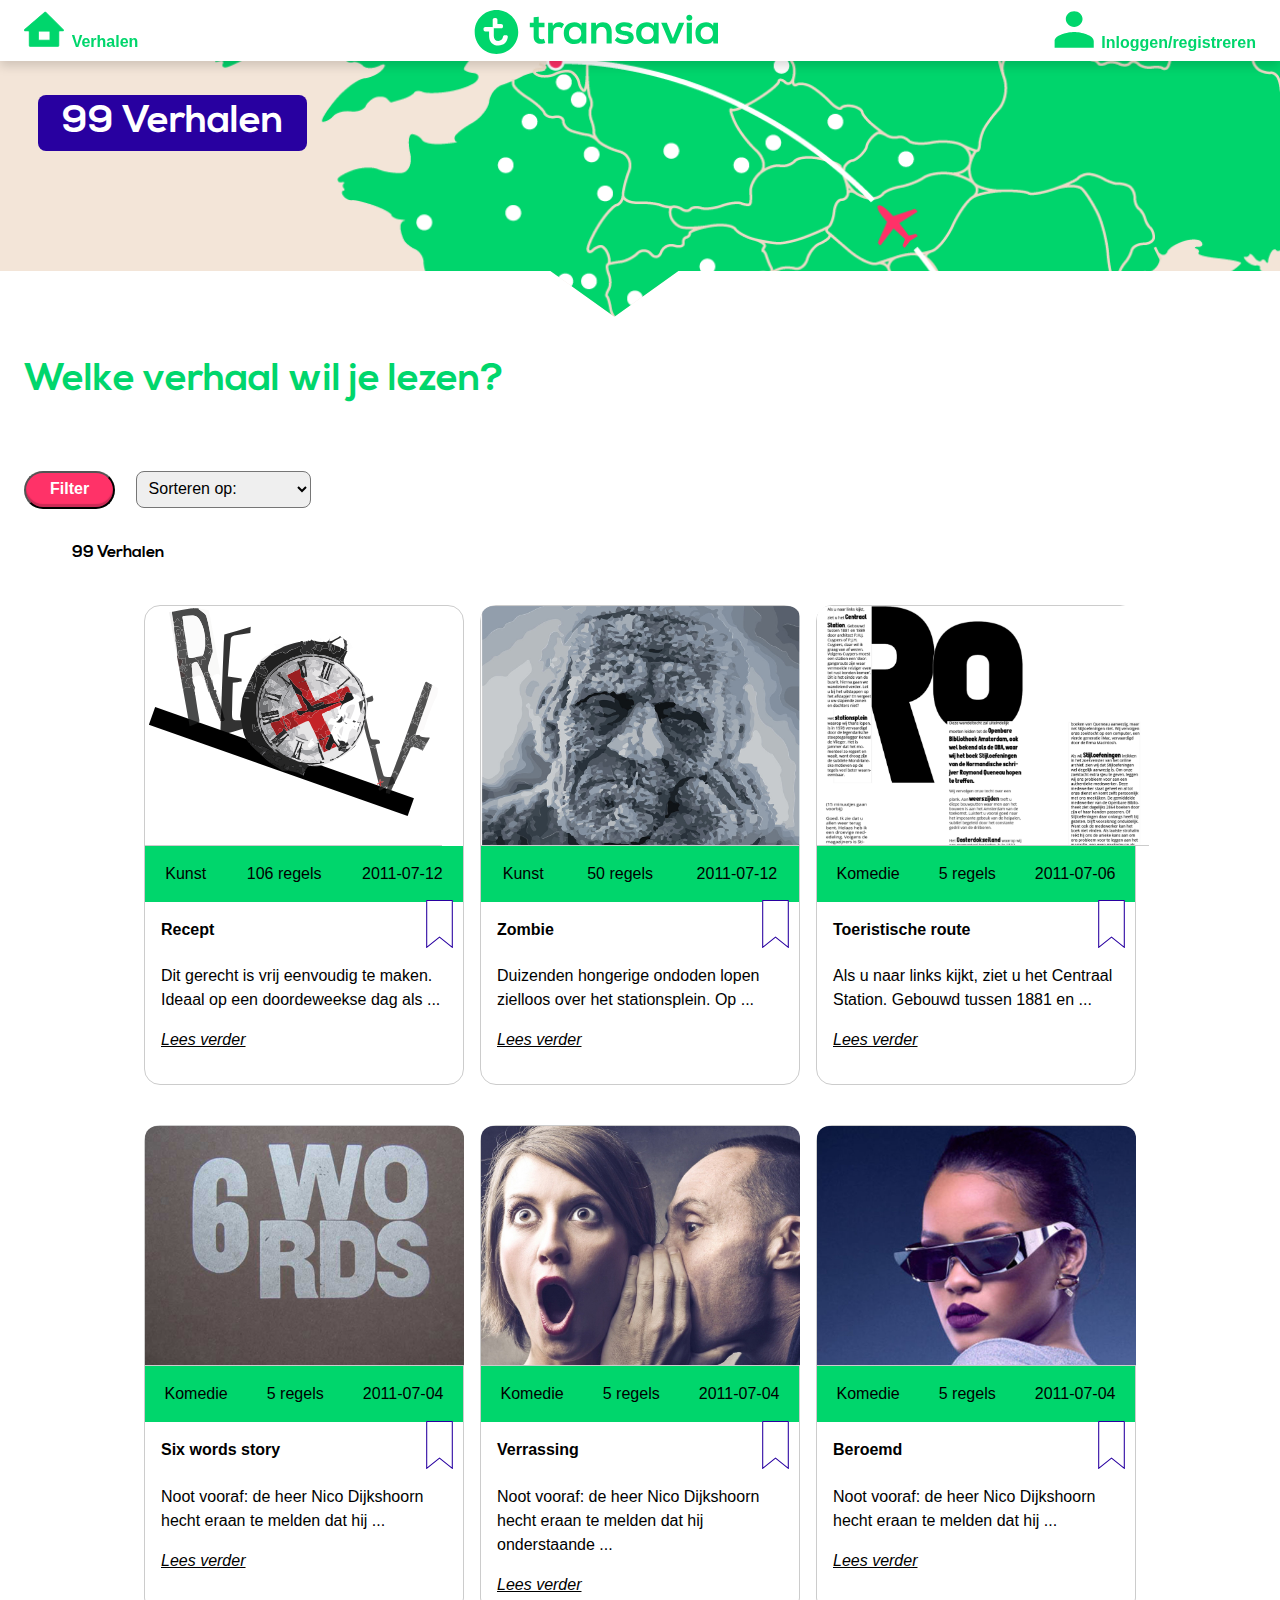
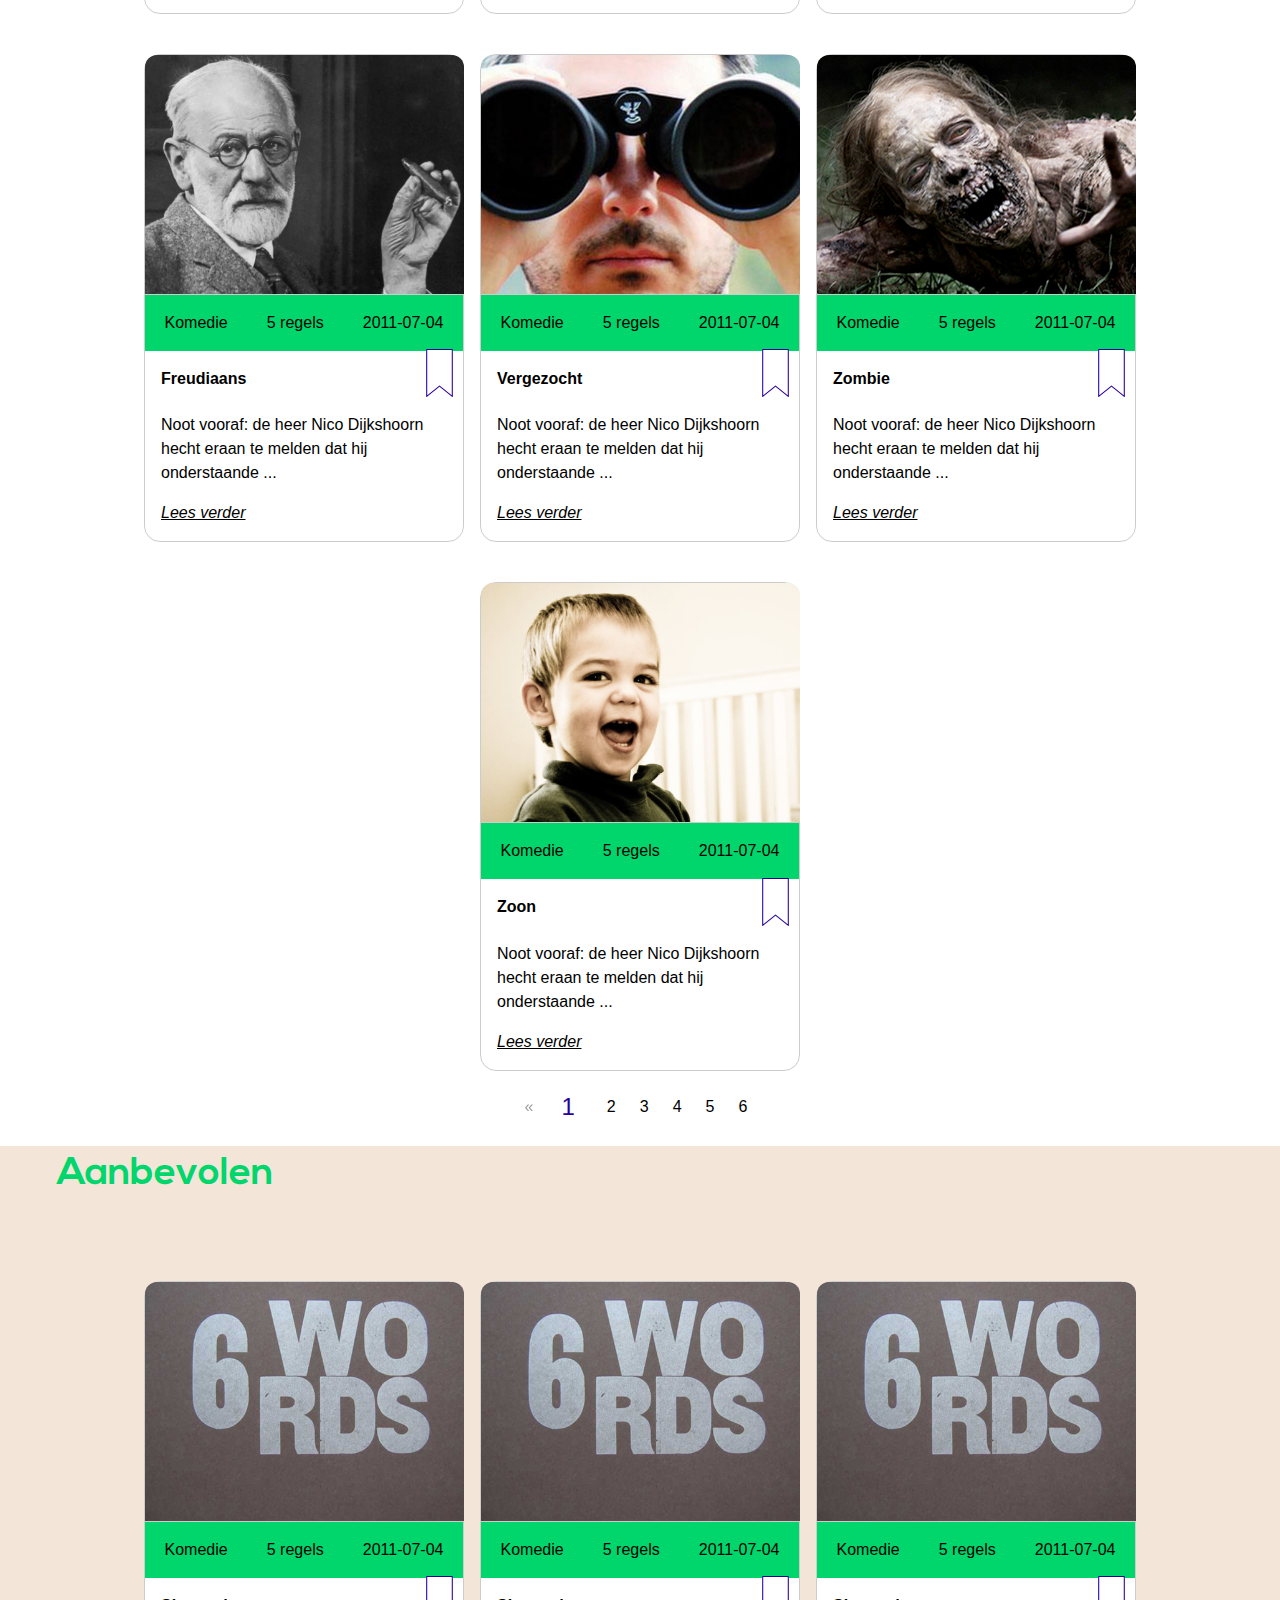
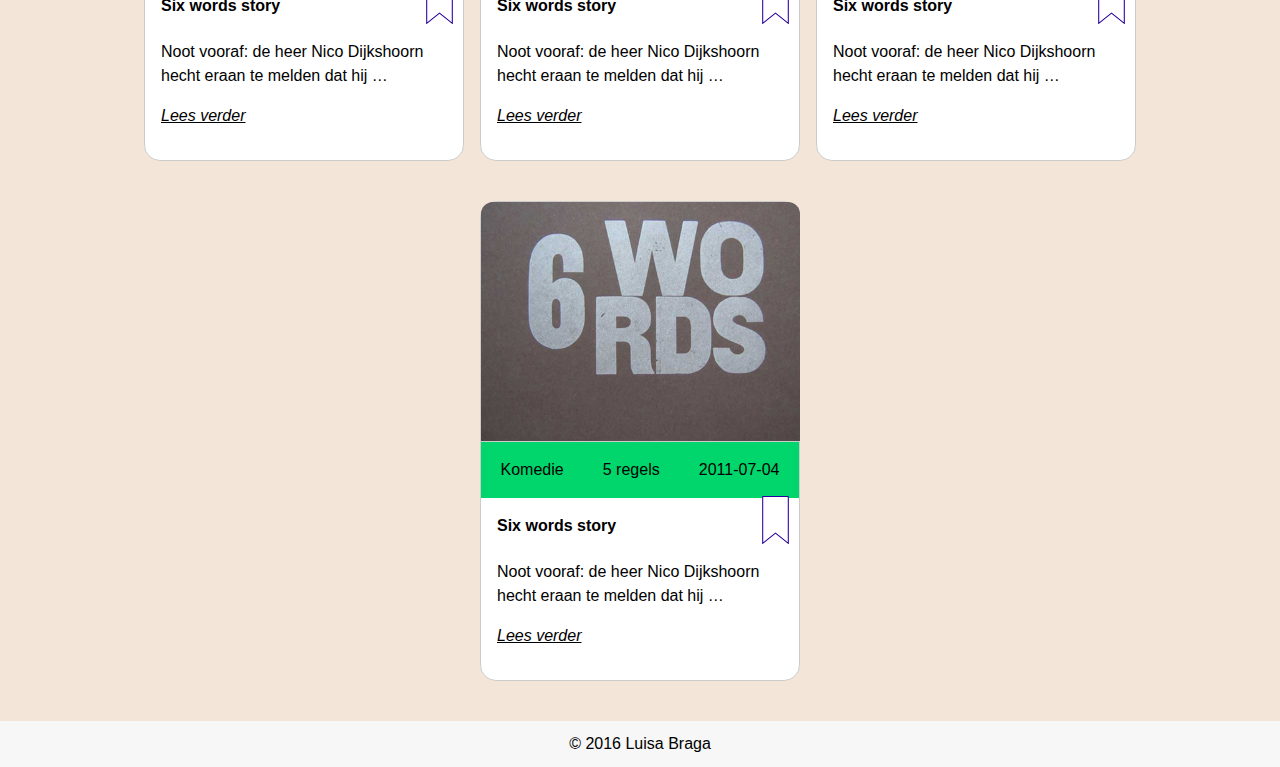
<file: index.html>
<!DOCTYPE html>
<html lang="nl">
	<head>
		<meta charset="UTF-8">
		<meta content="width=device-width, initial-scale=1" name="viewport">
		<title>
			Boeken overzicht
		</title>
		<link href="style/style.css" rel="stylesheet">
	</head>
	<body>
		
		<!-- header -->
		<header class="header">
			<!-- navigation -->
			<nav>
				<ul>
					<li>
						<a href="#">
                            <img src="images/menu.svg" alt="Ga naar overzichtscherm">
						    <span>
						        Verhalen
						    </span>
				        </a>
					</li>
					<li>
						<img alt="Transavia logo" src="images/transavia-logo.png">
					</li>
					<li>
						<a href="#">
                        <img src="images/user.svg" alt="Log in hier">
						    <span>
						        Inloggen/registreren
						    </span>
				        </a>
					</li>
				</ul>
			</nav>
			
			<!-- Form: log in -->
			<form action="#">
				<fieldset>
					<legend>Inloggen
					</legend> 
					<label for="email1">
					    E-mailadres:
					</label> 
					<input id="email1" name="email" placeholder="vakantie@transavia.nl" required="" type="email"> 
					<label for="password1">
					    Wachtwoord:
					</label> 
					<input id="password1" name="password" placeholder="******" required="" type="password"> 
					<button onclick="window.location.href='ingelogd.html'">
					    Inloggen
					</button>
					<div>
						<a class="forgotPass" href="#">
						    Wachtwoord vergeten?
						</a> 
						<a class="newAccount" href="#">
						    Een account aanmaken?
						</a>
					</div>
				</fieldset>
			</form>
			
			<!-- Form: Forgot Password? -->
			<form action="#">
				<fieldset>
					<legend>
					    Wachtwoord vergeten?
					</legend> 
					<label for="email3">
				        E-mailadres:
					</label> 
					<input id="email3" name="email" placeholder="vakantie@tansavia.com" required="" type="email">
					<div>
						<button>Wachtwoord aanvragen
						</button> <button class="backW">
						    Terug
						</button>
					</div>
				</fieldset>
			</form>
			
			<!-- Form: Sing up -->
			<form action="#">
				<fieldset>
					<legend>Registreren
					</legend> 
					<label for="name">
					    Naam:
					</label> 
					<input id="name" name="name" placeholder="Transavia" required="" type="text"> 
					<label for="email2">
					    E-mailadres:
					</label> 
					<input id="email2" placeholder="vakantie@transavia.com" required="" type="email"> 
					<label for="password2">
					    Wachtwoord:
					</label> 
					<input id="password2" placeholder="******" required="" type="password"> 
					<label for="password3">
					    Herhaal wachtwoord:
					</label> 
					<input id="password3" name="password" placeholder="******" required="" type="password">
					<div>
						<button>
						    Registreren
						</button> 
						<button class="backR">
						    Terug
						</button>
					</div>
				</fieldset>
			</form>

			<div>
				<h1>
					99 Verhalen
				</h1>
			</div>
		</header>
		
		<!-- Main -->
		<main>
			<h2>
				Welke verhaal wil je lezen?
			</h2>
			
			<!-- Filter en sorteer-->
			<aside>
				<h3>
					Uw keuze
				</h3>

				<form action="#">
					<button>
					    Filter
					</button> 
					<select>
						<option data-type="all" selected="selected">
							Sorteren op:
						</option>
						<option data-filter=".new">
							Meest recent
						</option>
						<option data-filter=".Az">
							Alfabetisch A_Z
						</option>
						<option data-filter=".za">
							Alfabetisch Z_A
						</option>
						<option data-filter=".high">
							Meest gewaardeerd
						</option>
						<option data-filter=".short">
							Kortste verhalen
						</option>
						<option data-filter=".long">
							Langste verhalen
						</option>
					</select>
					
					<fieldset>
						<h4>
							Filter:
						</h4>
						<div>
							<div>
								<fieldset>
									<legend>
									    Genre
									</legend> 
									<input id="comedy" type="checkbox"> 
									<label for="comedy">
									    Komedie (34)
									</label> <input id="art" type="checkbox"> 
									<label for="art">
									    Kunst (22)
									</label> 
									<input id="politic" type="checkbox"> 
									<label for="politic">
									    Politiek (43)
									</label>
								</fieldset>
							</div>

							<div>
								<fieldset>
									<legend>
									    Lengte
									</legend> 
									<input id="small" type="checkbox"> 
									<label for="small">
									    Tot 15 regels (12)
									</label> 
									<input id="medium" type="checkbox"> 
									<label for="medium">
									    51 tot 150 regels (40)
									</label> 
									<input id="big" type="checkbox"> 
									<label for="big">
									    Meer dan 150 regels (47)
									</label>
								</fieldset>
							</div>

							<div>
								<fieldset>
									<legend>
									    Gewaardeerd
									</legend> 
									<input id="good" type="checkbox"> 
									<label for="good">
									    1_4 sterren (23)
									</label> 
									<input id="better" type="checkbox"> 
									<label for="better">
									    5_7 sterren (65)
									</label> 
									<input id="best" type="checkbox"> 
									<label for="best">
									    8_10 sterren (11)
									</label>
								</fieldset>
							</div>
							
						</div>
						<button>
						    Sluiten
						</button>
					</fieldset>
				</form>
			</aside>
			
			<!-- Stories -->
			<div>
				<p>
					99 Verhalen
				</p>

				<article>
					<a href="recept.html">
					    <img alt="Recept" src="images/Verhalen/recept/recept-07.svg">
					    <aside>
						    <p>
							    Kunst
						    </p>
						    <p>
							    106 regels
						    </p>
						    <p>
							    <time>
							        2011-07-12
							    </time>
						    </p>
					    </aside>
                        <h4>
                            Recept
                        </h4>
					</a>
					<button>
					    Later lezen
					</button>
					<p>
						Dit gerecht is vrij eenvoudig te maken. Ideaal op een doordeweekse dag als ... 
						<a href="recept.html">
						    Lees verder
						</a>
					</p>
				</article>

				<article>
					<a href="zombie.html">
                        <img alt="Zombie" src="images/Verhalen/zombie/zombie-10.jpg">
                        <aside>
                            <p>
                                Kunst
                            </p>
                            <p>
                                50 regels
                            </p>
                            <p>
                                <time>
                                    2011-07-12
                                </time>
                            </p>
                        </aside>
                        <h4>
                            Zombie
                        </h4>
                    </a> 
                    <button>
                        Later lezen
                    </button>
					<p>
						Duizenden hongerige ondoden lopen zielloos over het stationsplein. Op ... 
						<a href="zombie.html">
						    Lees verder
						</a>
					</p>
				</article>

				<article>
					<a href="route.html">
					    <img alt="Toeristische route" src="images/Verhalen/route/route-01.png">
                        <aside>
                            <p>
                                Komedie
                            </p>
                            <p>
                                5 regels
                            </p>
                            <p>
                                <time>
                                    2011-07-06
                                </time>
                            </p>
                        </aside>
                        <h4>
                            Toeristische route
                        </h4>
					</a> 
					<button>
					    Later lezen
					</button>
					<p>
						Als u naar links kijkt, ziet u het Centraal Station. Gebouwd tussen 1881 en ... 
						<a href="route.html">
						    Lees verder
						</a>
					</p>
				</article>

				<article>
					<a href="#">
                        <img alt="Six words story" src="images/Verhalen/aanbevolen/6-words.jpg">
                        <aside>
                            <p>
                                Komedie
                            </p>
                            <p>
                                5 regels
                            </p>
                            <p>
                                <time>
                                    2011-07-04
                                </time>
                            </p>
                        </aside>
                        <h4>
                            Six words story
                        </h4>
					</a> 
					<button>
					    Later lezen
					</button>
					<p>
						Noot vooraf: de heer Nico Dijkshoorn hecht eraan te melden dat hij ... 
						<a href="#">
						    Lees verder
						</a>
					</p>
				</article>

				<article>
					<a href="#"><img alt="" src="images/Verhalen/verrassing.jpg">
                        <aside>
                            <p>
                                Komedie
                            </p>
                            <p>
                                5 regels
                            </p>
                            <p>
                                <time>
                                    2011-07-04
                                </time>
                            </p>
                        </aside>

                        <h4>
                            Verrassing
                        </h4>
					</a> 
					<button>
					    Later lezen
					</button>
					<p>
						Noot vooraf: de heer Nico Dijkshoorn hecht eraan te melden dat hij onderstaande ... 
						<a href="#">
						    Lees verder
						</a>
					</p>
				</article>

				<article>
					<a href="#">
                       <img alt="Beroemd persoon met zonnebril" src="images/Verhalen/beroemd.jpg">
                        <aside>
                            <p>
                                Komedie
                            </p>
                            <p>
                                5 regels
                            </p>
                            <p>
                                <time>
                                    2011-07-04
                                </time>
                            </p>
                        </aside>

                        <h4>
                            Beroemd
                        </h4>
					</a> 
					<button>
					    Later lezen
					</button>
					<p>
						Noot vooraf: de heer Nico Dijkshoorn hecht eraan te melden dat hij ... 
						<a href="#">
						    Lees verder
						</a>
					</p>
				</article>

				<article>
					<a href="#">
                        <img alt="Sigmund Freud" src="images/Verhalen/freudiaans.jpg">
                        <aside>
                            <p>
                                Komedie
                            </p>
                            <p>
                                5 regels
                            </p>
                            <p>
                                <time>
                                    2011-07-04
                                </time>
                            </p>
                        </aside>
                        <h4>
                            Freudiaans
                        </h4>
					</a> 
					<button>
					    Later lezen
					</button>
					<p>
						Noot vooraf: de heer Nico Dijkshoorn hecht eraan te melden dat hij onderstaande ... 
						<a href="#">
						    Lees verder
						</a>
					</p>
				</article>

				<article>
					<a href="#">
                        <img alt="Man met verrekijker" src="images/Verhalen/vergezocht.jpg">
                        <aside>
                            <p>
                                Komedie
                            </p>
                            <p>
                                5 regels
                            </p>
                            <p>
                                <time>
                                    2011-07-04
                                </time>
                            </p>
                        </aside>
                        <h4>
                            Vergezocht
                        </h4>
                        </a> 
					<button>
					    Later lezen
					</button>
					<p>
						Noot vooraf: de heer Nico Dijkshoorn hecht eraan te melden dat hij onderstaande ... 
						<a href="#">
						    Lees verder
						</a>
					</p>
				</article>

				<article>
					<a href="#">
                        <img alt="zombie" src="images/Verhalen/zombies.jpg">
                        <aside>
                            <p>
                                Komedie
                            </p>
                            <p>
                                5 regels
                            </p>
                            <p>
                                <time>
                                    2011-07-04
                                </time>
                            </p>
                        </aside>
                        <h4>
                            Zombie
                        </h4>
					</a> 
					<button>
					    Later lezen
					</button>
					<p>
						Noot vooraf: de heer Nico Dijkshoorn hecht eraan te melden dat hij onderstaande ... 
						<a href="#">
						    Lees verder
						</a>
					</p>
				</article>

				<article>
					<a href="#">
                        <img alt="Klein jongetje" src="images/Verhalen/son.jpg">
                        <aside>
                            <p>
                                Komedie
                            </p>
                            <p>
                                5 regels
                            </p>
                            <p>
                                <time>
                                    2011-07-04
                                </time>
                            </p>
                        </aside>
                        <h4>
                            Zoon
                        </h4>
					</a> 
					<button>
					    Later lezen
					</button>
					<p>
						Noot vooraf: de heer Nico Dijkshoorn hecht eraan te melden dat hij onderstaande ... 
						<a href="#">
						    Lees verder
						</a>
					</p>
				</article>

				<article>
					<a href="#">
                        <img alt="Stereotype fransman" src="images/Verhalen/frenchman2.jpg">
                        <aside>
                            <p>
                                Komedie
                            </p>
                            <p>
                                5 regels
                            </p>
                            <p>
                                <time>
                                    2011-07-04
                                </time>
                            </p>
                        </aside>
                        <h4>
                            Steenkolenfrans
                        </h4>
					</a> 
					<button>
					    Later lezen
					</button>
					<p>
						Noot vooraf: de heer Nico Dijkshoorn hecht eraan te melden dat hij onderstaande ... 
						<a href="#">
						    Lees verder
						</a>
					</p>
				</article>

				<article>
					<a href="#">
                        <img alt="Stelletje die handen vast houdt" src="images/Verhalen/photographer-follows-girlfriend-around-the-world-holding-hand-photo-series-10.jpg">
                        <aside>
                            <p>
                                Komedie
                            </p>
                            <p>
                                5 regels
                            </p>
                            <p>
                                <time>
                                    2011-07-04
                                </time>
                            </p>
                        </aside>
                        <h4>
                            Toeristische Route
                        </h4>
					</a> 
					<button>
					    Later lezen
					</button>
					<p>
						Noot vooraf: de heer Nico Dijkshoorn hecht eraan te melden dat hij onderstaande ... 
						<a href="#">
						    Lees verder
						</a>
					</p>
				</article>

				<article>
					<a href="#">
                        <img alt="Man die blind is" src="images/Verhalen/blind.jpg">
                        <aside>
                            <p>
                                Komedie
                            </p>
                            <p>
                                5 regels
                            </p>
                            <p>
                                <time>
                                    2011-07-04
                                </time>
                            </p>
                        </aside>
                        <h4>
                            Blind
                        </h4>
					</a> 
					<button>
					    Later lezen
					</button>
					<p>
						Noot vooraf: de heer Nico Dijkshoorn hecht eraan te melden dat hij onderstaande ... 
						<a href="#">
						    Lees verder
						</a>
					</p>
				</article>

				<article>
					<a href="#">
                        <img alt="Man die verward is" src="images/Verhalen/verwarde-man.png">
                        <aside>
                            <p>
                                Komedie
                            </p>
                            <p>
                                5 regels
                            </p>
                            <p>
                                <time>
                                    2011-07-04
                                </time>
                            </p>
                        </aside>
                        <h4>
                            Verwarde man
                        </h4>
					</a> 
					<button>
					    Later lezen
					</button>
					<p>
						Noot vooraf: de heer Nico Dijkshoorn hecht eraan te melden dat hij onderstaande ... 
						<a href="#">
						    Lees verder
						</a>
					</p>
				</article>

				<article>
					<a href="#">
					<img alt="Dove man" src="images/Verhalen/Wat-als-je-plotseling-doof--275x187.jpg">
					<aside>
						<p>
							Komedie
						</p>
						<p>
							5 regels
						</p>
						<p>
							<time>
							    2011-07-04
							</time>
						</p>
					</aside>
					<h4>
						Doof
					</h4>
					</a> 
					<button>
					    Later lezen
					</button>
					<p>
						Noot vooraf: de heer Nico Dijkshoorn hecht eraan te melden dat hij onderstaande ... 
						<a href="#">
						    Lees verder
						</a>
					</p>
				</article>

				<article>
					<a href="#">
                        <img alt="Six words story" src="images/Verhalen/aanbevolen/6-words.jpg">
                        <aside>
                            <p>
                                Komedie
                            </p>
                            <p>
                                5 regels
                            </p>
                            <p>
                                <time>
                                    2011-07-04
                                </time>
                            </p>
                        </aside>
                        <h4>
                            Six words story
                        </h4>
					</a> 
					<button>
					    Later lezen
					</button>
					<p>
						Noot vooraf: de heer Nico Dijkshoorn hecht eraan te melden dat hij onderstaande ... 
						<a href="#">
						    Lees verder
						</a>
					</p>
				</article>
			</div>
			<!-- Pagination -->

			<nav>
				<ul>
					<li>
						<a href="#">
                            <span>
                                «
                            </span>
						</a>
					</li>

					<li>
						<a class="active" href="#">
						    1
						</a>
					</li>

					<li>
						<a href="#">
						    2
						</a>
					</li>

					<li>
						<a href="#">
						    3</a>
					</li>

					<li>
						<a href="#">
						    4</a>
					</li>

					<li>
						<a href="#">
						    5
						</a>
					</li>

					<li>
						<a href="#">
						    6
						</a>
					</li>

					<li>
						<a href="#">
						    7
						</a>
					</li>

					<li>
						<a href="#">
						    8
						</a>
					</li>

					<li>
						<a href="#">
						    9
						</a>
					</li>

					<li>
						<a href="#">10</a>
					</li>

					<li>
						<a href="#">»</a>
					</li>
				</ul>
			</nav>
		</main>
		
		<!-- Section: aanbevolen -->
		<section>
			<h2>
				Aanbevolen
			</h2>

			<article>
				<a href="#"><img alt="Six words story" src="images/Verhalen/aanbevolen/6-words.jpg">
                    <aside>
                        <p>
                            Komedie
                        </p>
                        <p>
                            5 regels
                        </p>
                        <p>
                            <time>
                                2011-07-04
                            </time>
                        </p>
                    </aside>
                    <h4>
                        Six words story
                    </h4>
				</a> 
				<button>
				    Later lezen
				</button>
				<p>
					Noot vooraf: de heer Nico Dijkshoorn hecht eraan te melden dat hij … 
					<a href="#">
					    Lees verder
					</a>
				</p>
			</article>

			<article>
				<a href="#"><img alt="Six words story" src="images/Verhalen/aanbevolen/6-words.jpg">
                    <aside>
                        <p>
                            Komedie
                        </p>
                        <p>
                            5 regels
                        </p>
                        <p>
                            <time>
                                2011-07-04
                            </time>
                        </p>
                    </aside>
                    <h4>
                        Six words story
                    </h4>
				</a> 
				<button>
				    Later lezen
				</button>
				<p>
					Noot vooraf: de heer Nico Dijkshoorn hecht eraan te melden dat hij … 
					<a href="#">
					    Lees verder
					</a>
				</p>
			</article>

			<article>
				<a href="#"><img alt="Six words story" src="images/Verhalen/aanbevolen/6-words.jpg">
                    <aside>
                        <p>
                            Komedie
                        </p>
                        <p>
                            5 regels
                        </p>
                        <p>
                            <time>
                                2011-07-04
                            </time>
                        </p>
                    </aside>
                    <h4>
                        Six words story
                    </h4>
				</a> 
				<button>
				    Later lezen
				</button>
				<p>
					Noot vooraf: de heer Nico Dijkshoorn hecht eraan te melden dat hij … 
					<a href="#">
					    Lees verder
					</a>
				</p>
			</article>
			
			<article>
				<a href="#"><img alt="Six words story" src="images/Verhalen/aanbevolen/6-words.jpg">
                    <aside>
                        <p>
                            Komedie
                        </p>
                        <p>
                            5 regels
                        </p>
                        <p>
                            <time>
                                2011-07-04
                            </time>
                        </p>
                    </aside>
                    <h4>
                        Six words story
                    </h4>
				</a> 
				<button>
				    Later lezen
				</button>
				<p>
					Noot vooraf: de heer Nico Dijkshoorn hecht eraan te melden dat hij … 
					<a href="#">
					    Lees verder
					</a>
				</p>
			</article>
		</section>
		
		<!-- Footer -->
		<footer>
			<small>
			    &copy; 2016 Luisa Braga
			</small>
		</footer>
		
		<script src="js/script.js">
		</script>
	</body>
</html>
</file>
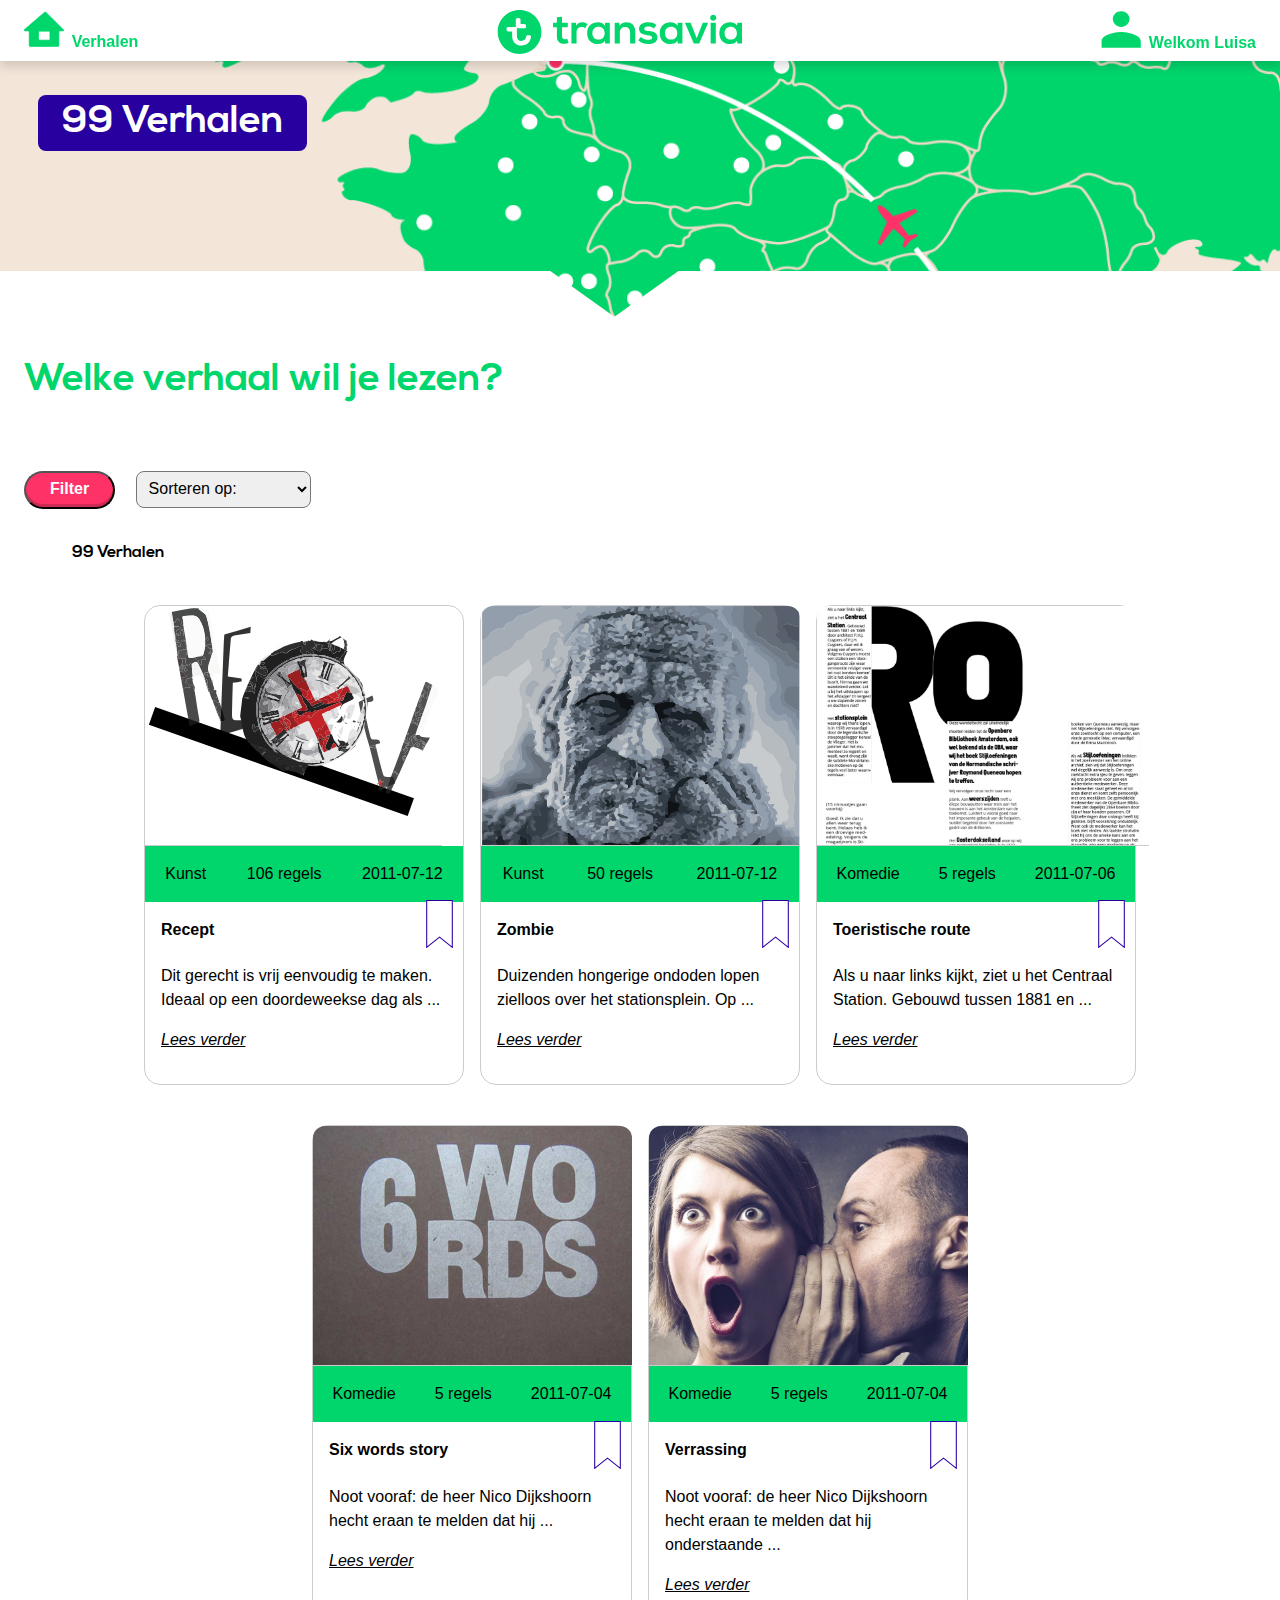
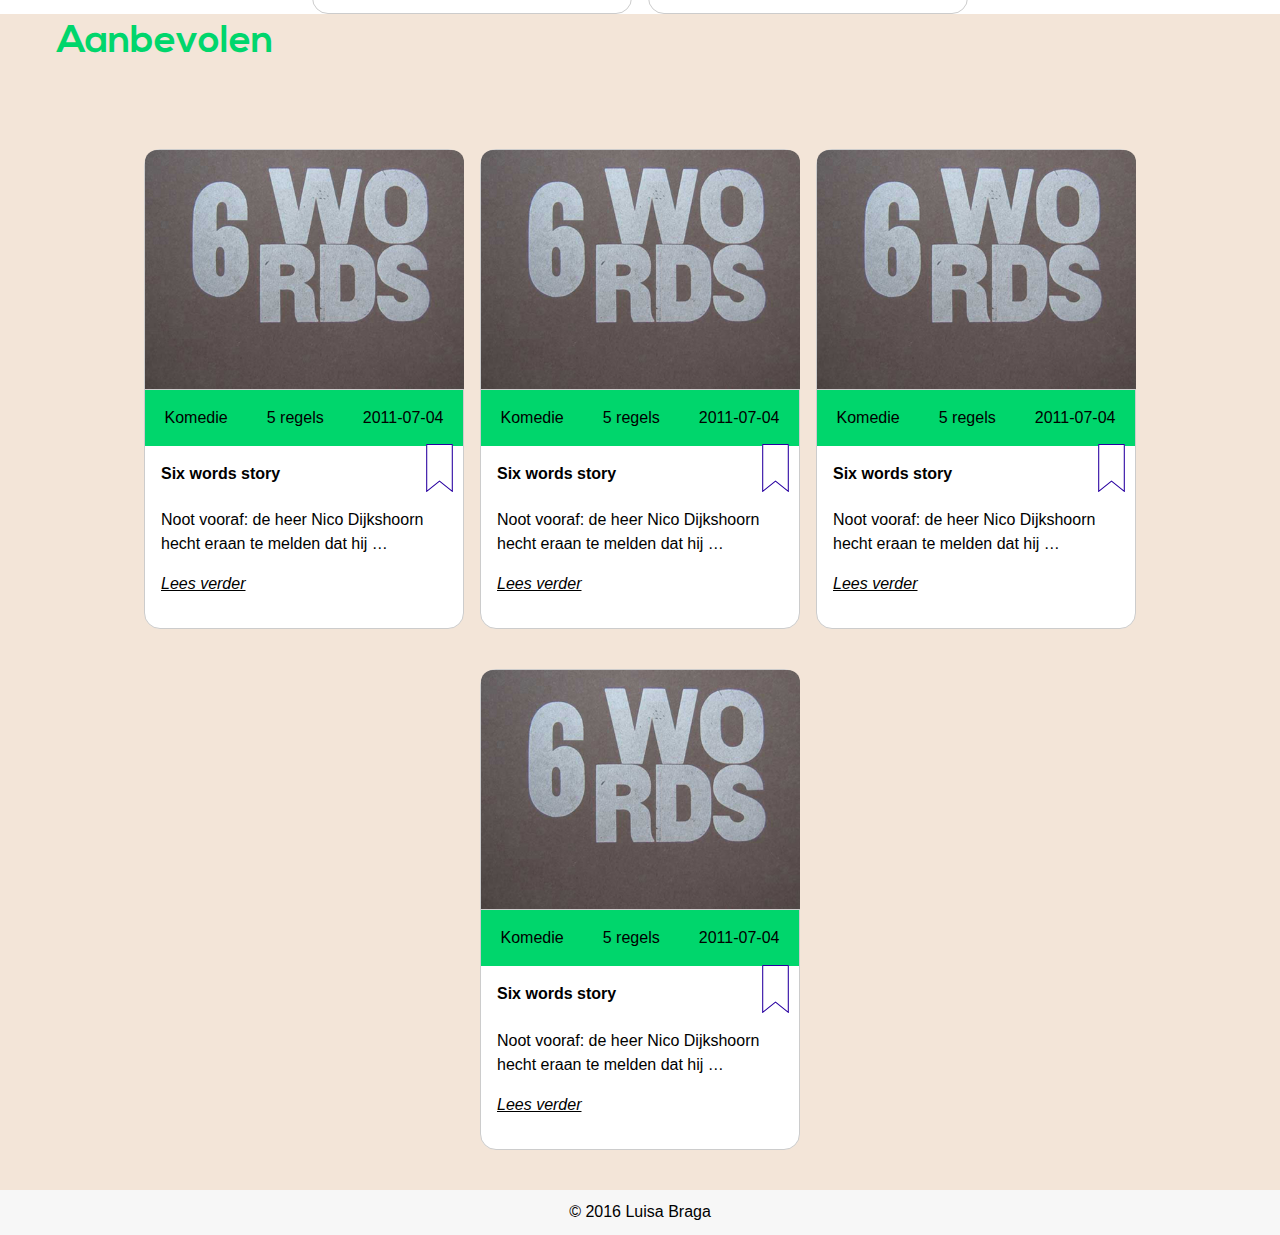
<file: gelezen.html>
<!DOCTYPE html>
<html lang="nl">

    <head>
        <meta charset="UTF-8">
        <meta name="viewport" content="width=device-width, initial-scale=1">
        <title>Gelezen verhalen</title>
        <link rel="stylesheet" href="style/style.css">     
    </head>
    
    <body>
        
        <!-- header -->
        <header class="header">
          
           <!-- navigation -->
            <nav>
                <ul>
                    <li>
                        <a href="ingelogd.html">
                                <img src="images/menu.svg" alt="Ga naar overzichtspagina">
                                <span>
                                    Verhalen 
                                </span>
                        </a>
                    </li>
                    <li>
                        <img src="images/transavia-logo.png" alt="Transavia logo">
                    </li>
                    <li>
                       <a href="#">
                              <img src="images/user.svg" alt="Account">
                               <span>
                                   Welkom Luisa
                               </span>
                       </a>
                    </li>
                </ul>
            </nav>
            
             <!-- navigation account -->
             <nav>
               <ul>
                    <li>
                        Welkom Luisa
                    </li>
                     <li>
                         <a href="opegeslagen.html">
                             Opgeslagen vehalen
                         </a>
                     </li>
                     <li>
                         <a href="gelezen.html">
                             Gelezen verhalen
                         </a>
                     </li>
                     <li>
                         <a href="index.html">
                             Uitloggen
                         </a>
                     </li>
                 </ul>
             </nav>
                          
             <div>
               <h1>
                   99 Verhalen
               </h1>
            </div>            
        </header>
        
<!-- Main -->
		<main>
			<h2>
				Welke verhaal wil je lezen?
			</h2>
			
			<!-- Filter en sorteer-->
			<aside>
				<h3>
					Uw keuze
				</h3>

				<form action="#">
					<button>
					    Filter
					</button> 
					<select>
						<option data-type="all" selected="selected">
							Sorteren op:
						</option>
						<option data-filter=".new">
							Meest recent
						</option>
						<option data-filter=".Az">
							Alfabetisch A_Z
						</option>
						<option data-filter=".za">
							Alfabetisch Z_A
						</option>
						<option data-filter=".high">
							Meest gewaardeerd
						</option>
						<option data-filter=".short">
							Kortste verhalen
						</option>
						<option data-filter=".long">
							Langste verhalen
						</option>
					</select>
					
					<fieldset>
						<h4>
							Filter:
						</h4>
						<div>
							<div>
								<fieldset>
									<legend>
									    Genre
									</legend> 
									<input id="comedy" type="checkbox"> 
									<label for="comedy">
									    Komedie (34)
									</label> <input id="art" type="checkbox"> 
									<label for="art">
									    Kunst (22)
									</label> 
									<input id="politic" type="checkbox"> 
									<label for="politic">
									    Politiek (43)
									</label>
								</fieldset>
							</div>

							<div>
								<fieldset>
									<legend>
									    Lengte
									</legend> 
									<input id="small" type="checkbox"> 
									<label for="small">
									    Tot 15 regels (12)
									</label> 
									<input id="medium" type="checkbox"> 
									<label for="medium">
									    51 tot 150 regels (40)
									</label> 
									<input id="big" type="checkbox"> 
									<label for="big">
									    Meer dan 150 regels (47)
									</label>
								</fieldset>
							</div>

							<div>
								<fieldset>
									<legend>
									    Gewaardeerd
									</legend> 
									<input id="good" type="checkbox"> 
									<label for="good">
									    1_4 sterren (23)
									</label> 
									<input id="better" type="checkbox"> 
									<label for="better">
									    5_7 sterren (65)
									</label> 
									<input id="best" type="checkbox"> 
									<label for="best">
									    8_10 sterren (11)
									</label>
								</fieldset>
							</div>
							
						</div>
						<button>
						    Sluiten
						</button>
					</fieldset>
				</form>
			</aside>
			
			<!-- Stories -->
			<div>
				<p>
					99 Verhalen
				</p>

				<article>
					<a href="recept%20_inlog.html">
					    <img alt="Recept" src="images/Verhalen/recept/recept-07.svg">
					    <aside>
						    <p>
							    Kunst
						    </p>
						    <p>
							    106 regels
						    </p>
						    <p>
							    <time>
							        2011-07-12
							    </time>
						    </p>
					    </aside>
                        <h4>
                            Recept
                        </h4>
					</a>
					<button>
					    Later lezen
					</button>
					<p>
						Dit gerecht is vrij eenvoudig te maken. Ideaal op een doordeweekse dag als ... 
						<a href="recept.html">
						    Lees verder
						</a>
					</p>
				</article>

				<article>
					<a href="zombie%20_inlog.html">
                        <img alt="Zombie" src="images/Verhalen/zombie/zombie-10.jpg">
                        <aside>
                            <p>
                                Kunst
                            </p>
                            <p>
                                50 regels
                            </p>
                            <p>
                                <time>
                                    2011-07-12
                                </time>
                            </p>
                        </aside>
                        <h4>
                            Zombie
                        </h4>
                    </a> 
                    <button>
                        Later lezen
                    </button>
					<p>
						Duizenden hongerige ondoden lopen zielloos over het stationsplein. Op ... 
						<a href="zombie.html">
						    Lees verder
						</a>
					</p>
				</article>

				<article>
					<a href="route%20_inlog.html">
					    <img alt="Toeristische route" src="images/Verhalen/route/route-01.png">
                        <aside>
                            <p>
                                Komedie
                            </p>
                            <p>
                                5 regels
                            </p>
                            <p>
                                <time>
                                    2011-07-06
                                </time>
                            </p>
                        </aside>
                        <h4>
                            Toeristische route
                        </h4>
					</a> 
					<button>
					    Later lezen
					</button>
					<p>
						Als u naar links kijkt, ziet u het Centraal Station. Gebouwd tussen 1881 en ... 
						<a href="route.html">
						    Lees verder
						</a>
					</p>
				</article>

				<article>
					<a href="#">
                        <img alt="Six words story" src="images/Verhalen/aanbevolen/6-words.jpg">
                        <aside>
                            <p>
                                Komedie
                            </p>
                            <p>
                                5 regels
                            </p>
                            <p>
                                <time>
                                    2011-07-04
                                </time>
                            </p>
                        </aside>
                        <h4>
                            Six words story
                        </h4>
					</a> 
					<button>
					    Later lezen
					</button>
					<p>
						Noot vooraf: de heer Nico Dijkshoorn hecht eraan te melden dat hij ... 
						<a href="#">
						    Lees verder
						</a>
					</p>
				</article>

				<article>
					<a href="#"><img alt="" src="images/Verhalen/verrassing.jpg">
                        <aside>
                            <p>
                                Komedie
                            </p>
                            <p>
                                5 regels
                            </p>
                            <p>
                                <time>
                                    2011-07-04
                                </time>
                            </p>
                        </aside>

                        <h4>
                            Verrassing
                        </h4>
					</a> 
					<button>
					    Later lezen
					</button>
					<p>
						Noot vooraf: de heer Nico Dijkshoorn hecht eraan te melden dat hij onderstaande ... 
						<a href="#">
						    Lees verder
						</a>
					</p>
				</article>
            </div>
        </main>
        
       <!-- Section: aanbevolen -->
		<section>
			<h2>
				Aanbevolen
			</h2>

			<article>
				<a href="#"><img alt="Six words story" src="images/Verhalen/aanbevolen/6-words.jpg">
                    <aside>
                        <p>
                            Komedie
                        </p>
                        <p>
                            5 regels
                        </p>
                        <p>
                            <time>
                                2011-07-04
                            </time>
                        </p>
                    </aside>
                    <h4>
                        Six words story
                    </h4>
				</a> 
				<button>
				    Later lezen
				</button>
				<p>
					Noot vooraf: de heer Nico Dijkshoorn hecht eraan te melden dat hij … 
					<a href="#">
					    Lees verder
					</a>
				</p>
			</article>

			<article>
				<a href="#"><img alt="Six words story" src="images/Verhalen/aanbevolen/6-words.jpg">
                    <aside>
                        <p>
                            Komedie
                        </p>
                        <p>
                            5 regels
                        </p>
                        <p>
                            <time>
                                2011-07-04
                            </time>
                        </p>
                    </aside>
                    <h4>
                        Six words story
                    </h4>
				</a> 
				<button>
				    Later lezen
				</button>
				<p>
					Noot vooraf: de heer Nico Dijkshoorn hecht eraan te melden dat hij … 
					<a href="#">
					    Lees verder
					</a>
				</p>
			</article>

			<article>
				<a href="#"><img alt="Six words story" src="images/Verhalen/aanbevolen/6-words.jpg">
                    <aside>
                        <p>
                            Komedie
                        </p>
                        <p>
                            5 regels
                        </p>
                        <p>
                            <time>
                                2011-07-04
                            </time>
                        </p>
                    </aside>
                    <h4>
                        Six words story
                    </h4>
				</a> 
				<button>
				    Later lezen
				</button>
				<p>
					Noot vooraf: de heer Nico Dijkshoorn hecht eraan te melden dat hij … 
					<a href="#">
					    Lees verder
					</a>
				</p>
			</article>
			
			<article>
				<a href="#"><img alt="Six words story" src="images/Verhalen/aanbevolen/6-words.jpg">
                    <aside>
                        <p>
                            Komedie
                        </p>
                        <p>
                            5 regels
                        </p>
                        <p>
                            <time>
                                2011-07-04
                            </time>
                        </p>
                    </aside>
                    <h4>
                        Six words story
                    </h4>
				</a> 
				<button>
				    Later lezen
				</button>
				<p>
					Noot vooraf: de heer Nico Dijkshoorn hecht eraan te melden dat hij … 
					<a href="#">
					    Lees verder
					</a>
				</p>
			</article>
		</section>
		
		<!-- Footer -->
		<footer>
			<small>
			    &copy; 2016 Luisa Braga
			</small>
		</footer>
		
		<script src="js/script.js">
		</script>
		<script src="js/ingelogd.js">
		</script>
	</body>
</html>
</file>
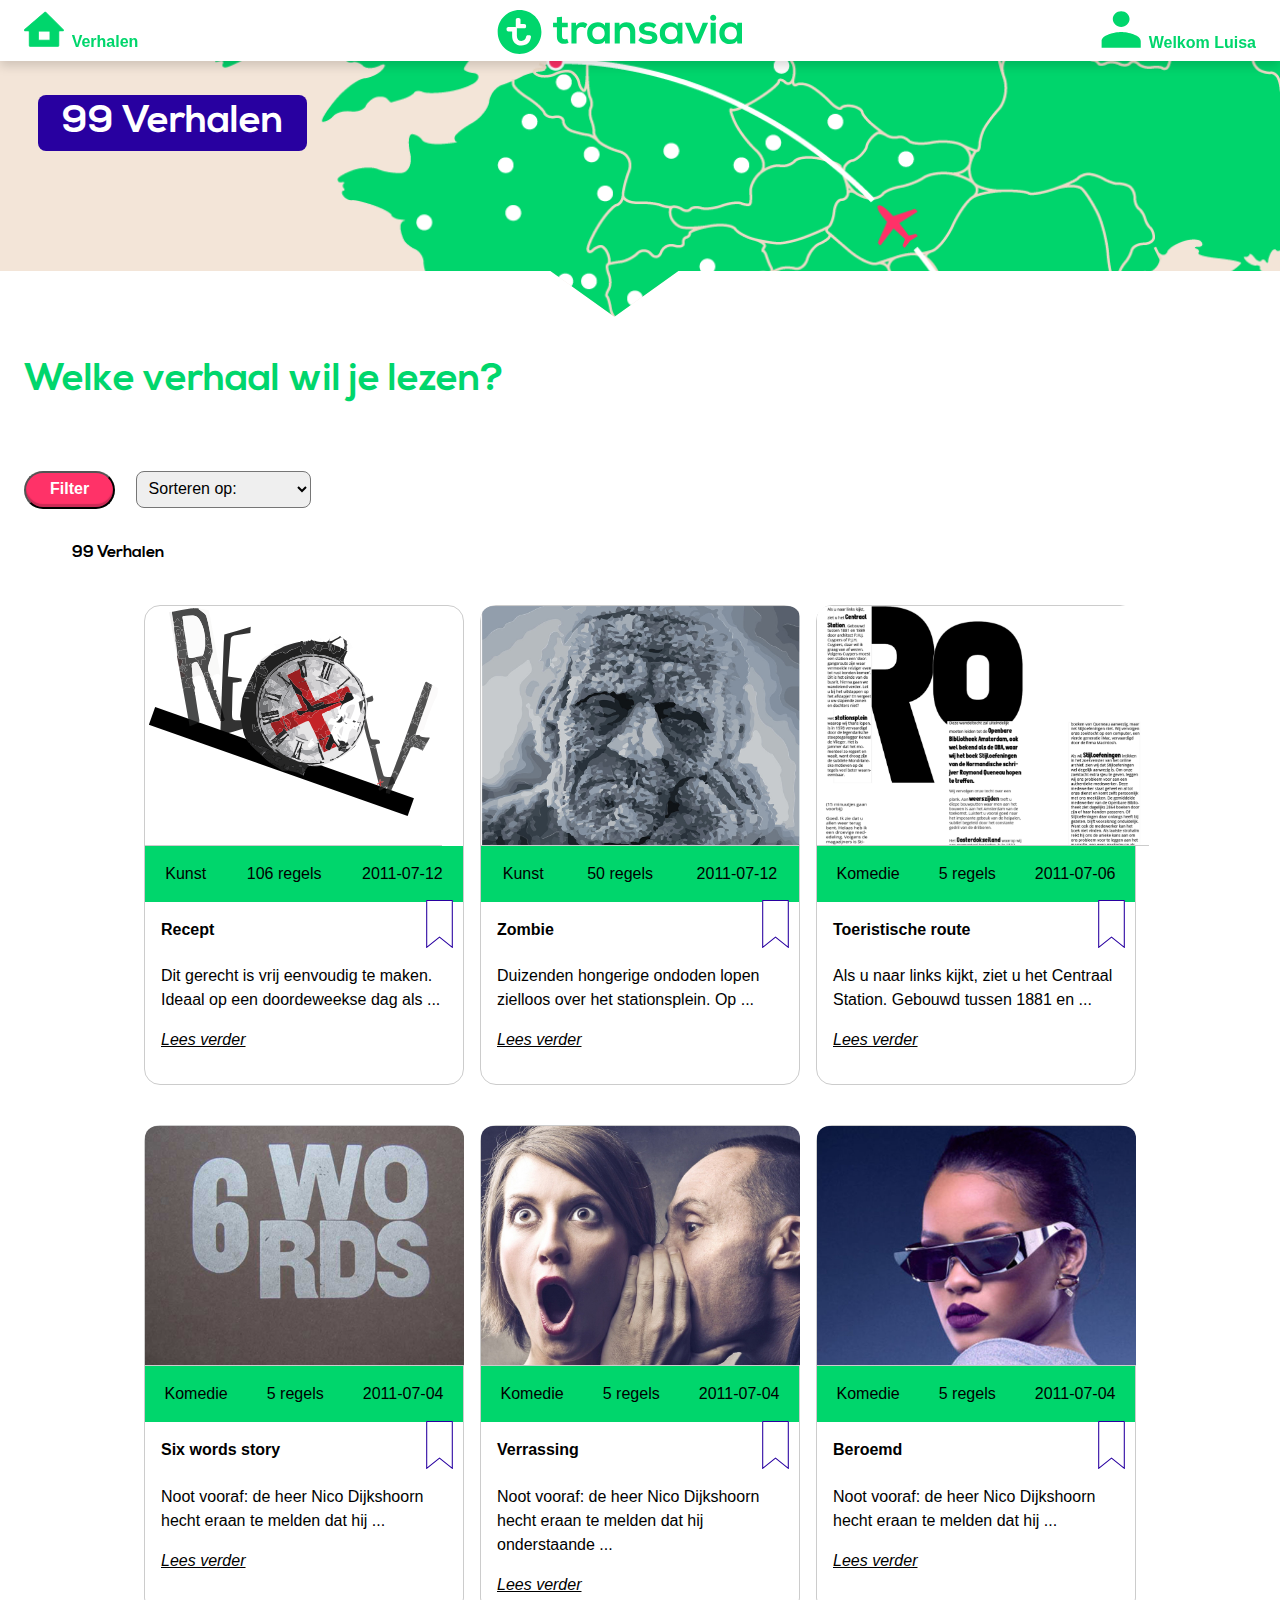
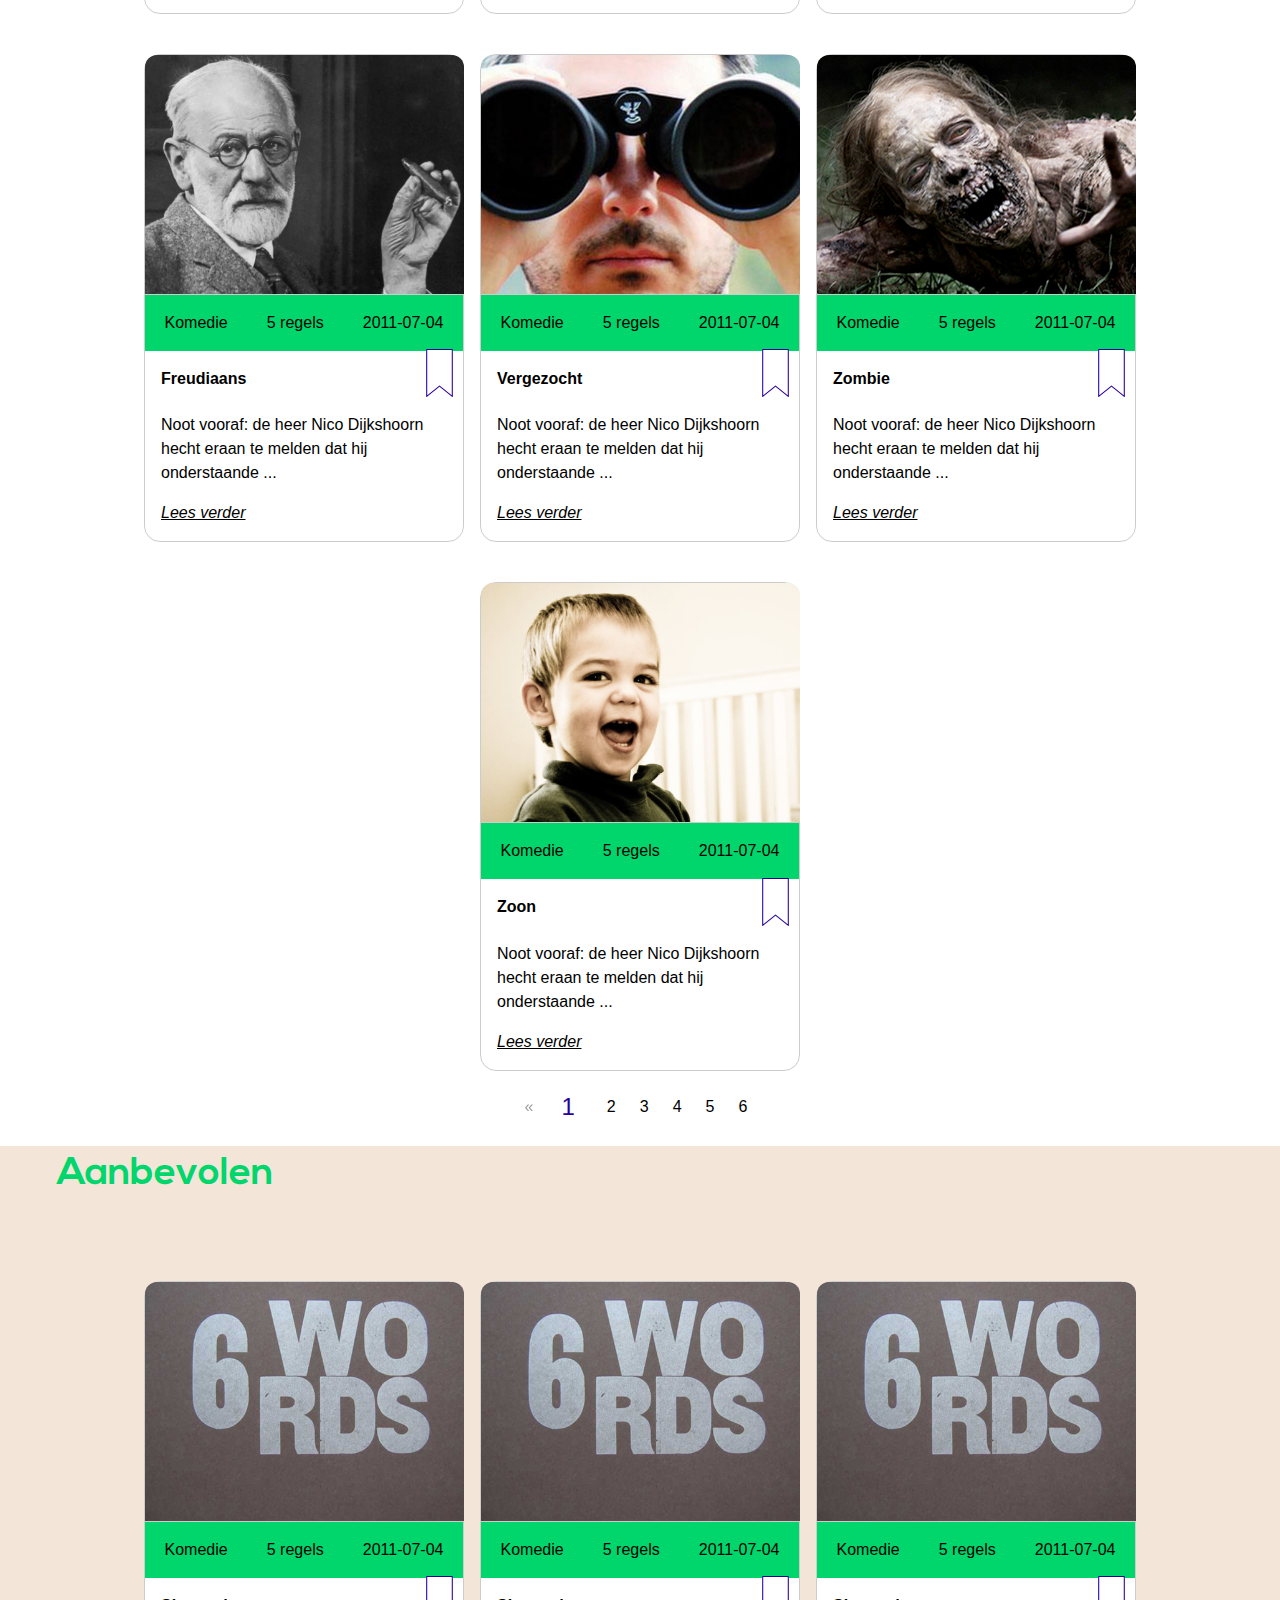
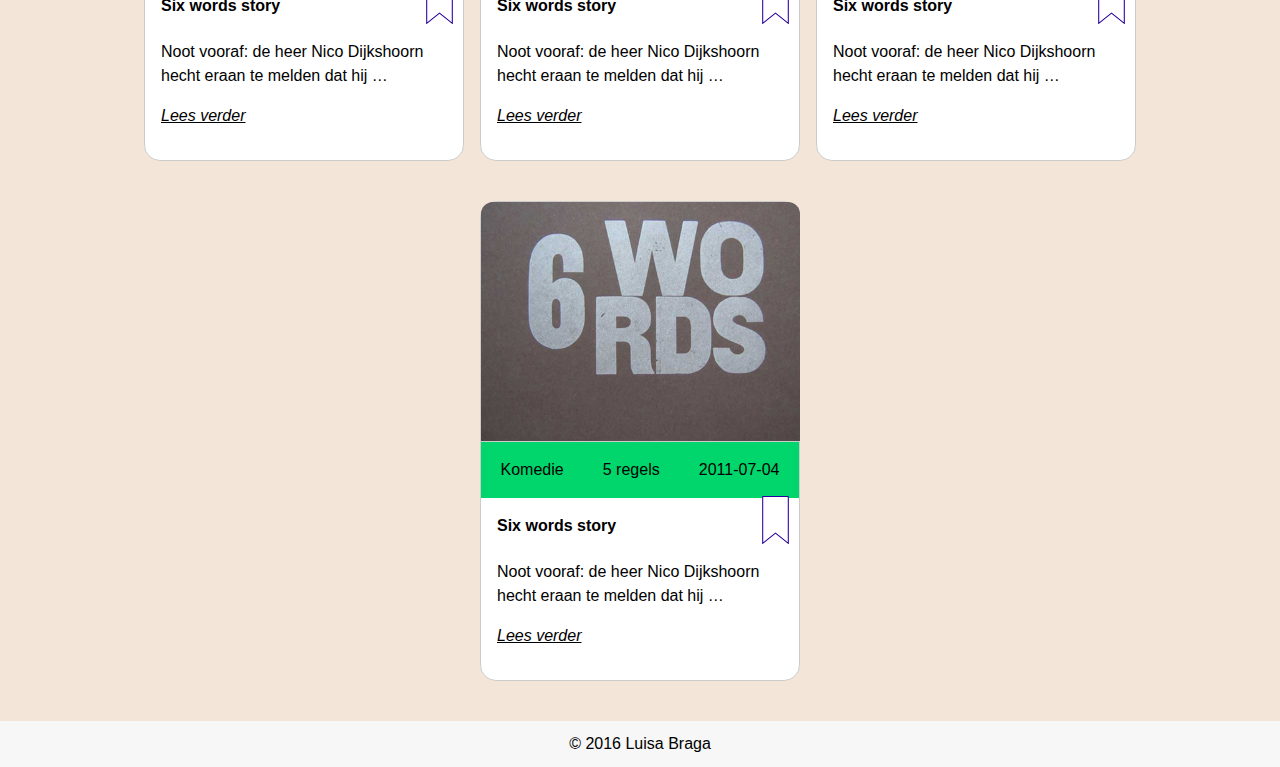
<file: ingelogd.html>
<!DOCTYPE html>
<html lang="nl">

    <head>
        <meta charset="UTF-8">
        <meta name="viewport" content="width=device-width, initial-scale=1">
        <title>Boeken overzicht_ingelogd</title>
        <link rel="stylesheet" href="style/style.css">     
    </head>
    
    <body>
       
        <!-- header -->
        <header class="header">
          
           <!-- navigation -->
            <nav>
                <ul>
                    <li>
                        <a href="ingelogd.html">
                               <img src="images/menu.svg" alt="Ga naar overzichtspagina">
                                <span>
                                    Verhalen 
                                </span>
                        </a>
                    </li>
                    <li>
                        <img src="images/transavia-logo.png" alt="Transavia logo">
                    </li>
                    <li>
                       <a href="#">
                              <img src="images/user.svg" alt="Account">
                               <span>
                                   Welkom Luisa
                               </span>
                       </a>
                    </li>
                </ul>
            </nav>
            
             <!-- navigation account -->
             <nav>
               <ul>
                    <li>
                        Welkom Luisa
                    </li>
                     <li>
                         <a href="opegeslagen.html">
                             Opgeslagen vehalen
                         </a>
                     </li>
                     <li>
                         <a href="gelezen.html">
                             Gelezen verhalen
                         </a>
                     </li>
                     <li>
                         <a href="index.html">
                             Uitloggen
                         </a>
                     </li>
                 </ul>
             </nav>
                          
             <div>
               <h1>
                   99 Verhalen
               </h1>
            </div>            
        </header>
        
		<!-- Main -->
		<main>
			<h2>
				Welke verhaal wil je lezen?
			</h2>
			
			<!-- Filter en sorteer-->
			<aside>
				<h3>
					Uw keuze
				</h3>

				<form action="#">
					<button>
					    Filter
					</button> 
					<select>
						<option data-type="all" selected="selected">
							Sorteren op:
						</option>
						<option data-filter=".new">
							Meest recent
						</option>
						<option data-filter=".Az">
							Alfabetisch A_Z
						</option>
						<option data-filter=".za">
							Alfabetisch Z_A
						</option>
						<option data-filter=".high">
							Meest gewaardeerd
						</option>
						<option data-filter=".short">
							Kortste verhalen
						</option>
						<option data-filter=".long">
							Langste verhalen
						</option>
					</select>
					
					<fieldset>
						<h4>
							Filter:
						</h4>
						<div>
							<div>
								<fieldset>
									<legend>
									    Genre
									</legend> 
									<input id="comedy" type="checkbox"> 
									<label for="comedy">
									    Komedie (34)
									</label> <input id="art" type="checkbox"> 
									<label for="art">
									    Kunst (22)
									</label> 
									<input id="politic" type="checkbox"> 
									<label for="politic">
									    Politiek (43)
									</label>
								</fieldset>
							</div>

							<div>
								<fieldset>
									<legend>
									    Lengte
									</legend> 
									<input id="small" type="checkbox"> 
									<label for="small">
									    Tot 15 regels (12)
									</label> 
									<input id="medium" type="checkbox"> 
									<label for="medium">
									    51 tot 150 regels (40)
									</label> 
									<input id="big" type="checkbox"> 
									<label for="big">
									    Meer dan 150 regels (47)
									</label>
								</fieldset>
							</div>

							<div>
								<fieldset>
									<legend>
									    Gewaardeerd
									</legend> 
									<input id="good" type="checkbox"> 
									<label for="good">
									    1_4 sterren (23)
									</label> 
									<input id="better" type="checkbox"> 
									<label for="better">
									    5_7 sterren (65)
									</label> 
									<input id="best" type="checkbox"> 
									<label for="best">
									    8_10 sterren (11)
									</label>
								</fieldset>
							</div>
							
						</div>
						<button>
						    Sluiten
						</button>
					</fieldset>
				</form>
			</aside>
			
			<!-- Stories -->
			<div>
				<p>
					99 Verhalen
				</p>

				<article>
					<a href="recept%20_inlog.html">
					    <img alt="Recept" src="images/Verhalen/recept/recept-07.svg">
					    <aside>
						    <p>
							    Kunst
						    </p>
						    <p>
							    106 regels
						    </p>
						    <p>
							    <time>
							        2011-07-12
							    </time>
						    </p>
					    </aside>
                        <h4>
                            Recept
                        </h4>
					</a>
					<button>
					    Later lezen
					</button>
					<p>
						Dit gerecht is vrij eenvoudig te maken. Ideaal op een doordeweekse dag als ... 
						<a href="recept.html">
						    Lees verder
						</a>
					</p>
				</article>

				<article>
					<a href="zombie%20_inlog.html">
                        <img alt="Zombie" src="images/Verhalen/zombie/zombie-10.jpg">
                        <aside>
                            <p>
                                Kunst
                            </p>
                            <p>
                                50 regels
                            </p>
                            <p>
                                <time>
                                    2011-07-12
                                </time>
                            </p>
                        </aside>
                        <h4>
                            Zombie
                        </h4>
                    </a> 
                    <button>
                        Later lezen
                    </button>
					<p>
						Duizenden hongerige ondoden lopen zielloos over het stationsplein. Op ... 
						<a href="zombie.html">
						    Lees verder
						</a>
					</p>
				</article>

				<article>
					<a href="route%20_inlog.html">
					    <img alt="Toeristische route" src="images/Verhalen/route/route-01.png">
                        <aside>
                            <p>
                                Komedie
                            </p>
                            <p>
                                5 regels
                            </p>
                            <p>
                                <time>
                                    2011-07-06
                                </time>
                            </p>
                        </aside>
                        <h4>
                            Toeristische route
                        </h4>
					</a> 
					<button>
					    Later lezen
					</button>
					<p>
						Als u naar links kijkt, ziet u het Centraal Station. Gebouwd tussen 1881 en ... 
						<a href="route.html">
						    Lees verder
						</a>
					</p>
				</article>

				<article>
					<a href="#">
                        <img alt="Six words story" src="images/Verhalen/aanbevolen/6-words.jpg">
                        <aside>
                            <p>
                                Komedie
                            </p>
                            <p>
                                5 regels
                            </p>
                            <p>
                                <time>
                                    2011-07-04
                                </time>
                            </p>
                        </aside>
                        <h4>
                            Six words story
                        </h4>
					</a> 
					<button>
					    Later lezen
					</button>
					<p>
						Noot vooraf: de heer Nico Dijkshoorn hecht eraan te melden dat hij ... 
						<a href="#">
						    Lees verder
						</a>
					</p>
				</article>

				<article>
					<a href="#"><img alt="" src="images/Verhalen/verrassing.jpg">
                        <aside>
                            <p>
                                Komedie
                            </p>
                            <p>
                                5 regels
                            </p>
                            <p>
                                <time>
                                    2011-07-04
                                </time>
                            </p>
                        </aside>

                        <h4>
                            Verrassing
                        </h4>
					</a> 
					<button>
					    Later lezen
					</button>
					<p>
						Noot vooraf: de heer Nico Dijkshoorn hecht eraan te melden dat hij onderstaande ... 
						<a href="#">
						    Lees verder
						</a>
					</p>
				</article>

				<article>
					<a href="#">
                       <img alt="Beroemd persoon met zonnebril" src="images/Verhalen/beroemd.jpg">
                        <aside>
                            <p>
                                Komedie
                            </p>
                            <p>
                                5 regels
                            </p>
                            <p>
                                <time>
                                    2011-07-04
                                </time>
                            </p>
                        </aside>

                        <h4>
                            Beroemd
                        </h4>
					</a> 
					<button>
					    Later lezen
					</button>
					<p>
						Noot vooraf: de heer Nico Dijkshoorn hecht eraan te melden dat hij ... 
						<a href="#">
						    Lees verder
						</a>
					</p>
				</article>

				<article>
					<a href="#">
                        <img alt="Sigmund Freud" src="images/Verhalen/freudiaans.jpg">
                        <aside>
                            <p>
                                Komedie
                            </p>
                            <p>
                                5 regels
                            </p>
                            <p>
                                <time>
                                    2011-07-04
                                </time>
                            </p>
                        </aside>
                        <h4>
                            Freudiaans
                        </h4>
					</a> 
					<button>
					    Later lezen
					</button>
					<p>
						Noot vooraf: de heer Nico Dijkshoorn hecht eraan te melden dat hij onderstaande ... 
						<a href="#">
						    Lees verder
						</a>
					</p>
				</article>

				<article>
					<a href="#">
                        <img alt="Man met verrekijker" src="images/Verhalen/vergezocht.jpg">
                        <aside>
                            <p>
                                Komedie
                            </p>
                            <p>
                                5 regels
                            </p>
                            <p>
                                <time>
                                    2011-07-04
                                </time>
                            </p>
                        </aside>
                        <h4>
                            Vergezocht
                        </h4>
                        </a> 
					<button>
					    Later lezen
					</button>
					<p>
						Noot vooraf: de heer Nico Dijkshoorn hecht eraan te melden dat hij onderstaande ... 
						<a href="#">
						    Lees verder
						</a>
					</p>
				</article>

				<article>
					<a href="#">
                        <img alt="zombie" src="images/Verhalen/zombies.jpg">
                        <aside>
                            <p>
                                Komedie
                            </p>
                            <p>
                                5 regels
                            </p>
                            <p>
                                <time>
                                    2011-07-04
                                </time>
                            </p>
                        </aside>
                        <h4>
                            Zombie
                        </h4>
					</a> 
					<button>
					    Later lezen
					</button>
					<p>
						Noot vooraf: de heer Nico Dijkshoorn hecht eraan te melden dat hij onderstaande ... 
						<a href="#">
						    Lees verder
						</a>
					</p>
				</article>

				<article>
					<a href="#">
                        <img alt="Klein jongetje" src="images/Verhalen/son.jpg">
                        <aside>
                            <p>
                                Komedie
                            </p>
                            <p>
                                5 regels
                            </p>
                            <p>
                                <time>
                                    2011-07-04
                                </time>
                            </p>
                        </aside>
                        <h4>
                            Zoon
                        </h4>
					</a> 
					<button>
					    Later lezen
					</button>
					<p>
						Noot vooraf: de heer Nico Dijkshoorn hecht eraan te melden dat hij onderstaande ... 
						<a href="#">
						    Lees verder
						</a>
					</p>
				</article>

				<article>
					<a href="#">
                        <img alt="Stereotype fransman" src="images/Verhalen/frenchman2.jpg">
                        <aside>
                            <p>
                                Komedie
                            </p>
                            <p>
                                5 regels
                            </p>
                            <p>
                                <time>
                                    2011-07-04
                                </time>
                            </p>
                        </aside>
                        <h4>
                            Steenkolenfrans
                        </h4>
					</a> 
					<button>
					    Later lezen
					</button>
					<p>
						Noot vooraf: de heer Nico Dijkshoorn hecht eraan te melden dat hij onderstaande ... 
						<a href="#">
						    Lees verder
						</a>
					</p>
				</article>

				<article>
					<a href="#">
                        <img alt="Stelletje die handen vast houdt" src="images/Verhalen/photographer-follows-girlfriend-around-the-world-holding-hand-photo-series-10.jpg">
                        <aside>
                            <p>
                                Komedie
                            </p>
                            <p>
                                5 regels
                            </p>
                            <p>
                                <time>
                                    2011-07-04
                                </time>
                            </p>
                        </aside>
                        <h4>
                            Toeristische Route
                        </h4>
					</a> 
					<button>
					    Later lezen
					</button>
					<p>
						Noot vooraf: de heer Nico Dijkshoorn hecht eraan te melden dat hij onderstaande ... 
						<a href="#">
						    Lees verder
						</a>
					</p>
				</article>

				<article>
					<a href="#">
                        <img alt="Man die blind is" src="images/Verhalen/blind.jpg">
                        <aside>
                            <p>
                                Komedie
                            </p>
                            <p>
                                5 regels
                            </p>
                            <p>
                                <time>
                                    2011-07-04
                                </time>
                            </p>
                        </aside>
                        <h4>
                            Blind
                        </h4>
					</a> 
					<button>
					    Later lezen
					</button>
					<p>
						Noot vooraf: de heer Nico Dijkshoorn hecht eraan te melden dat hij onderstaande ... 
						<a href="#">
						    Lees verder
						</a>
					</p>
				</article>

				<article>
					<a href="#">
                        <img alt="Man die verward is" src="images/Verhalen/verwarde-man.png">
                        <aside>
                            <p>
                                Komedie
                            </p>
                            <p>
                                5 regels
                            </p>
                            <p>
                                <time>
                                    2011-07-04
                                </time>
                            </p>
                        </aside>
                        <h4>
                            Verwarde man
                        </h4>
					</a> 
					<button>
					    Later lezen
					</button>
					<p>
						Noot vooraf: de heer Nico Dijkshoorn hecht eraan te melden dat hij onderstaande ... 
						<a href="#">
						    Lees verder
						</a>
					</p>
				</article>

				<article>
					<a href="#">
					<img alt="Dove man" src="images/Verhalen/Wat-als-je-plotseling-doof--275x187.jpg">
					<aside>
						<p>
							Komedie
						</p>
						<p>
							5 regels
						</p>
						<p>
							<time>
							    2011-07-04
							</time>
						</p>
					</aside>
					<h4>
						Doof
					</h4>
					</a> 
					<button>
					    Later lezen
					</button>
					<p>
						Noot vooraf: de heer Nico Dijkshoorn hecht eraan te melden dat hij onderstaande ... 
						<a href="#">
						    Lees verder
						</a>
					</p>
				</article>

				<article>
					<a href="#">
                        <img alt="Six words story" src="images/Verhalen/aanbevolen/6-words.jpg">
                        <aside>
                            <p>
                                Komedie
                            </p>
                            <p>
                                5 regels
                            </p>
                            <p>
                                <time>
                                    2011-07-04
                                </time>
                            </p>
                        </aside>
                        <h4>
                            Six words story
                        </h4>
					</a> 
					<button>
					    Later lezen
					</button>
					<p>
						Noot vooraf: de heer Nico Dijkshoorn hecht eraan te melden dat hij onderstaande ... 
						<a href="#">
						    Lees verder
						</a>
					</p>
				</article>
			</div>
			<!-- Pagination -->

			<nav>
				<ul>
					<li>
						<a href="#">
                            <span>
                                «
                            </span>
						</a>
					</li>

					<li>
						<a class="active" href="#">
						    1
						</a>
					</li>

					<li>
						<a href="#">
						    2
						</a>
					</li>

					<li>
						<a href="#">
						    3</a>
					</li>

					<li>
						<a href="#">
						    4</a>
					</li>

					<li>
						<a href="#">
						    5
						</a>
					</li>

					<li>
						<a href="#">
						    6
						</a>
					</li>

					<li>
						<a href="#">
						    7
						</a>
					</li>

					<li>
						<a href="#">
						    8
						</a>
					</li>

					<li>
						<a href="#">
						    9
						</a>
					</li>

					<li>
						<a href="#">10</a>
					</li>

					<li>
						<a href="#">»</a>
					</li>
				</ul>
			</nav>
		</main>
        
        
		<!-- Section: aanbevolen -->
		<section>
			<h2>
				Aanbevolen
			</h2>

			<article>
				<a href="#"><img alt="Six words story" src="images/Verhalen/aanbevolen/6-words.jpg">
                    <aside>
                        <p>
                            Komedie
                        </p>
                        <p>
                            5 regels
                        </p>
                        <p>
                            <time>
                                2011-07-04
                            </time>
                        </p>
                    </aside>
                    <h4>
                        Six words story
                    </h4>
				</a> 
				<button>
				    Later lezen
				</button>
				<p>
					Noot vooraf: de heer Nico Dijkshoorn hecht eraan te melden dat hij … 
					<a href="#">
					    Lees verder
					</a>
				</p>
			</article>

			<article>
				<a href="#"><img alt="Six words story" src="images/Verhalen/aanbevolen/6-words.jpg">
                    <aside>
                        <p>
                            Komedie
                        </p>
                        <p>
                            5 regels
                        </p>
                        <p>
                            <time>
                                2011-07-04
                            </time>
                        </p>
                    </aside>
                    <h4>
                        Six words story
                    </h4>
				</a> 
				<button>
				    Later lezen
				</button>
				<p>
					Noot vooraf: de heer Nico Dijkshoorn hecht eraan te melden dat hij … 
					<a href="#">
					    Lees verder
					</a>
				</p>
			</article>

			<article>
				<a href="#"><img alt="Six words story" src="images/Verhalen/aanbevolen/6-words.jpg">
                    <aside>
                        <p>
                            Komedie
                        </p>
                        <p>
                            5 regels
                        </p>
                        <p>
                            <time>
                                2011-07-04
                            </time>
                        </p>
                    </aside>
                    <h4>
                        Six words story
                    </h4>
				</a> 
				<button>
				    Later lezen
				</button>
				<p>
					Noot vooraf: de heer Nico Dijkshoorn hecht eraan te melden dat hij … 
					<a href="#">
					    Lees verder
					</a>
				</p>
			</article>
			
			<article>
				<a href="#"><img alt="Six words story" src="images/Verhalen/aanbevolen/6-words.jpg">
                    <aside>
                        <p>
                            Komedie
                        </p>
                        <p>
                            5 regels
                        </p>
                        <p>
                            <time>
                                2011-07-04
                            </time>
                        </p>
                    </aside>
                    <h4>
                        Six words story
                    </h4>
				</a> 
				<button>
				    Later lezen
				</button>
				<p>
					Noot vooraf: de heer Nico Dijkshoorn hecht eraan te melden dat hij … 
					<a href="#">
					    Lees verder
					</a>
				</p>
			</article>
		</section>
		
		<!-- Footer -->
		<footer>
			<small>
			    &copy; 2016 Luisa Braga
			</small>
		</footer>
		
		<script src="js/script.js">
		</script>
		<script src="js/ingelogd.js">
		</script>
	</body>
</html>
</file>
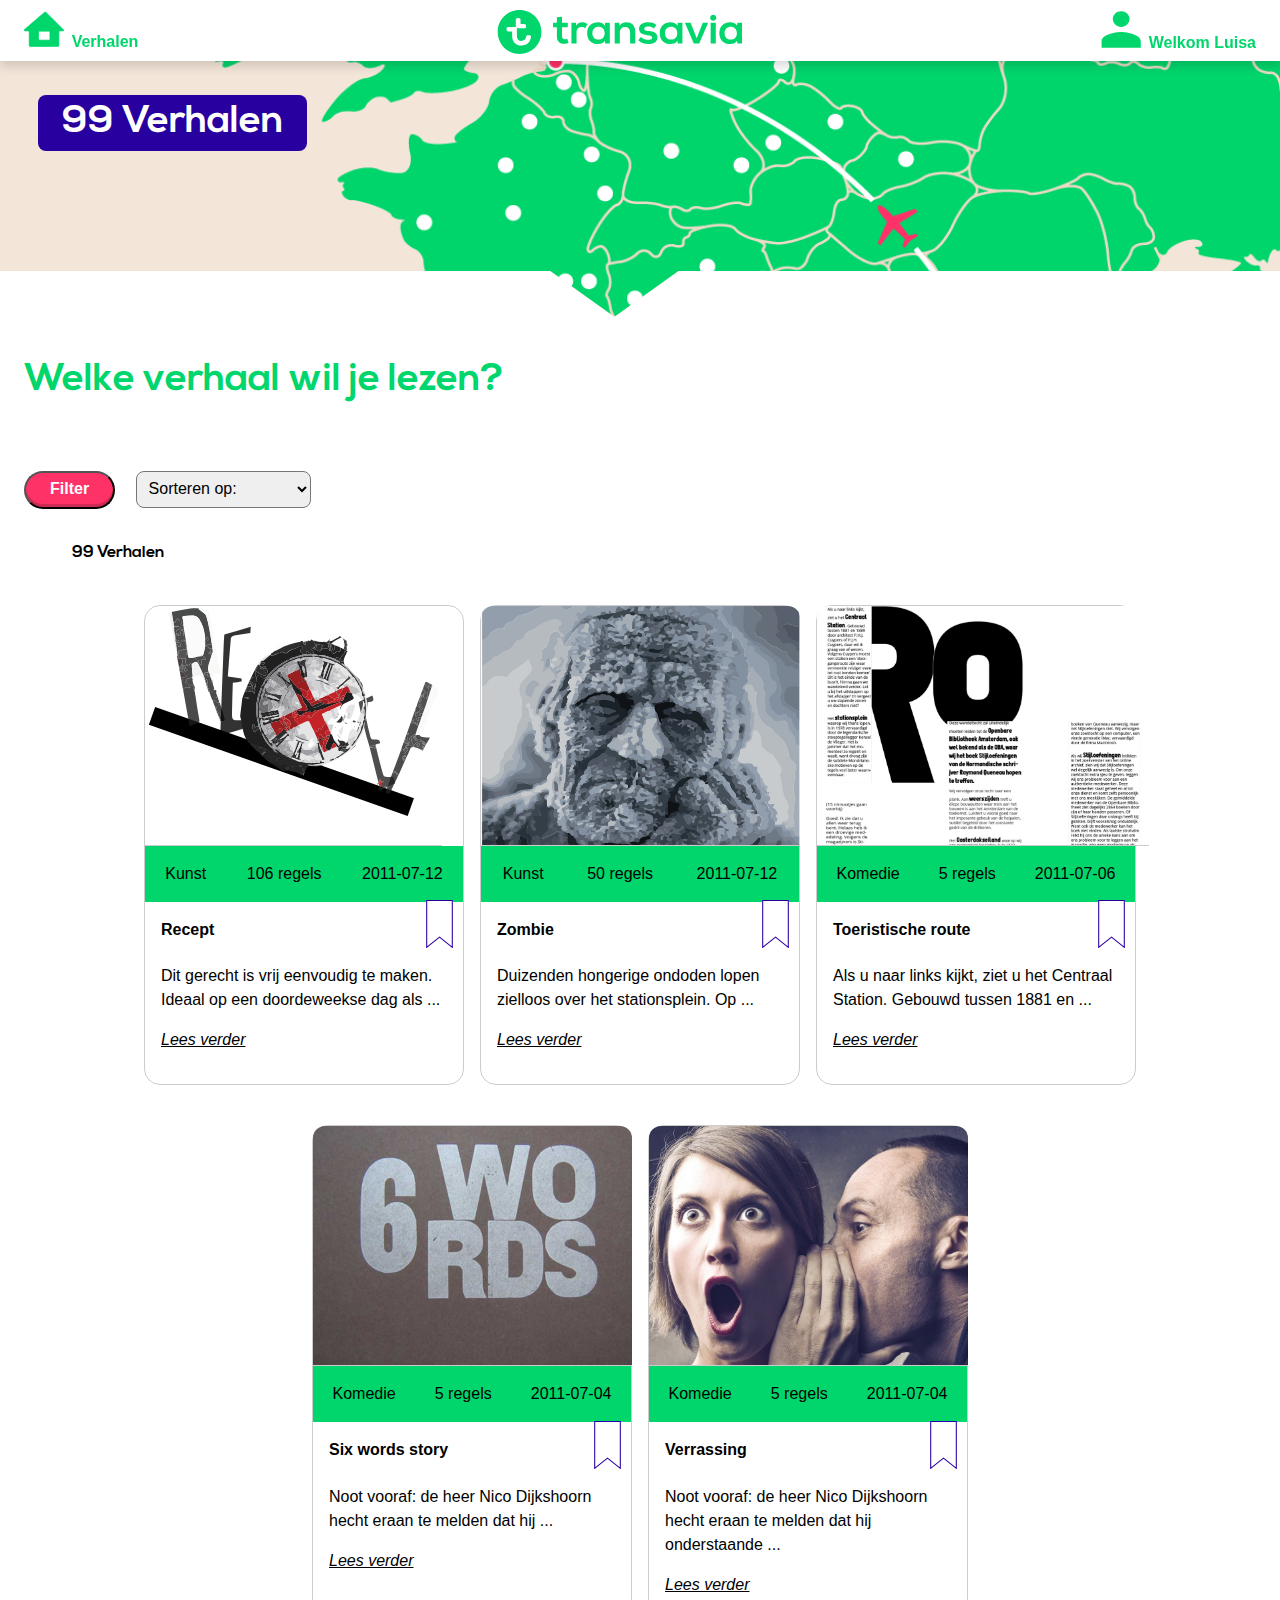
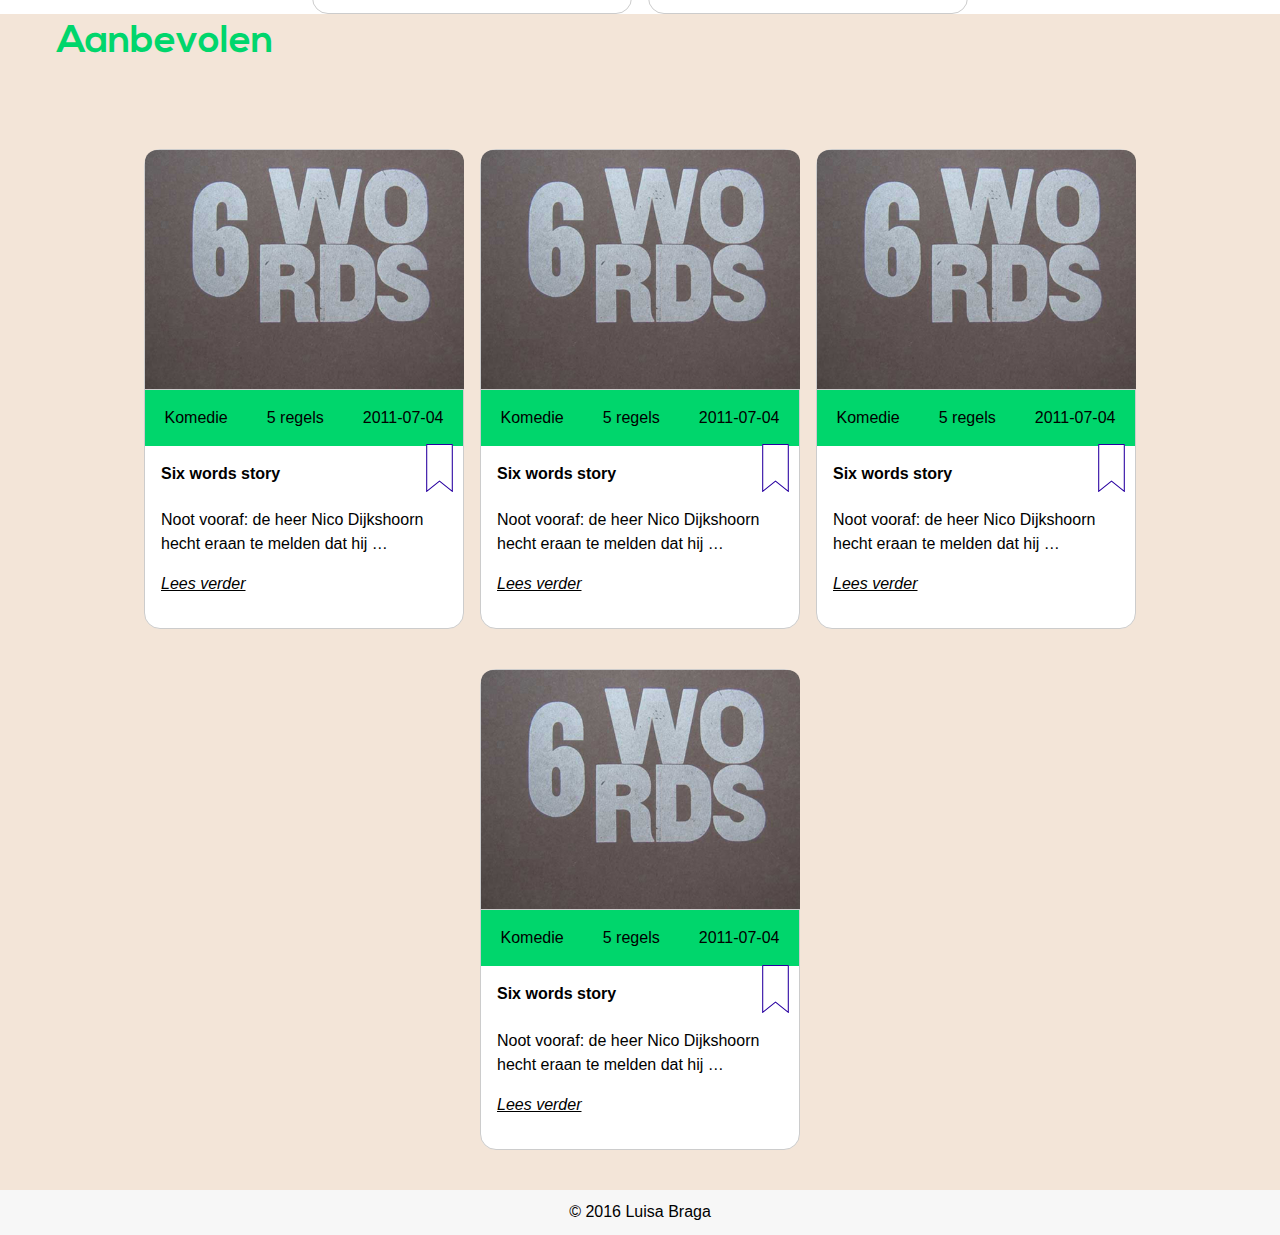
<file: opegeslagen.html>
<!DOCTYPE html>
<html lang="nl">

    <head>
        <meta charset="UTF-8">
        <meta name="viewport" content="width=device-width, initial-scale=1">
        <title>Opgeslagen verhalent</title>
        <link rel="stylesheet" href="style/style.css">      
    </head>
    
    <body>
        
        <!-- header -->
        <header class="header">
          
           <!-- navigation -->
            <nav>
                <ul>
                    <li>
                        <a href="ingelogd.html">
                               <img src="images/menu.svg" alt="Ga naar overzichtspagina">
                                <span>
                                    Verhalen 
                                </span>
                        </a>
                    </li>
                    <li>
                        <img src="images/transavia-logo.png" alt="Transavia logo">
                    </li>
                    <li>
                       <a href="#">
                              <img src="images/user.svg" alt="Account">
                               <span>
                                   Welkom Luisa
                               </span>
                       </a>
                    </li>
                </ul>
            </nav>
            
             <!-- navigation account -->
             <nav>
               <ul>
                    <li>
                        Welkom Luisa
                    </li>
                     <li>
                         <a href="opegeslagen.html">
                             Opgeslagen vehalen
                         </a>
                     </li>
                     <li>
                         <a href="gelezen.html">
                             Gelezen verhalen
                         </a>
                     </li>
                     <li>
                         <a href="index.html">
                             Uitloggen
                         </a>
                     </li>
                 </ul>
             </nav>
                          
             <div>
               <h1>
                   99 Verhalen
               </h1>
            </div>            
        </header>
        
<!-- Main -->
		<main>
			<h2>
				Welke verhaal wil je lezen?
			</h2>
			
			<!-- Filter en sorteer-->
			<aside>
				<h3>
					Uw keuze
				</h3>

				<form action="#">
					<button>
					    Filter
					</button> 
					<select>
						<option data-type="all" selected="selected">
							Sorteren op:
						</option>
						<option data-filter=".new">
							Meest recent
						</option>
						<option data-filter=".Az">
							Alfabetisch A_Z
						</option>
						<option data-filter=".za">
							Alfabetisch Z_A
						</option>
						<option data-filter=".high">
							Meest gewaardeerd
						</option>
						<option data-filter=".short">
							Kortste verhalen
						</option>
						<option data-filter=".long">
							Langste verhalen
						</option>
					</select>
					
					<fieldset>
						<h4>
							Filter:
						</h4>
						<div>
							<div>
								<fieldset>
									<legend>
									    Genre
									</legend> 
									<input id="comedy" type="checkbox"> 
									<label for="comedy">
									    Komedie (34)
									</label> <input id="art" type="checkbox"> 
									<label for="art">
									    Kunst (22)
									</label> 
									<input id="politic" type="checkbox"> 
									<label for="politic">
									    Politiek (43)
									</label>
								</fieldset>
							</div>

							<div>
								<fieldset>
									<legend>
									    Lengte
									</legend> 
									<input id="small" type="checkbox"> 
									<label for="small">
									    Tot 15 regels (12)
									</label> 
									<input id="medium" type="checkbox"> 
									<label for="medium">
									    51 tot 150 regels (40)
									</label> 
									<input id="big" type="checkbox"> 
									<label for="big">
									    Meer dan 150 regels (47)
									</label>
								</fieldset>
							</div>

							<div>
								<fieldset>
									<legend>
									    Gewaardeerd
									</legend> 
									<input id="good" type="checkbox"> 
									<label for="good">
									    1_4 sterren (23)
									</label> 
									<input id="better" type="checkbox"> 
									<label for="better">
									    5_7 sterren (65)
									</label> 
									<input id="best" type="checkbox"> 
									<label for="best">
									    8_10 sterren (11)
									</label>
								</fieldset>
							</div>
							
						</div>
						<button>
						    Sluiten
						</button>
					</fieldset>
				</form>
			</aside>
			
			<!-- Stories -->
			<div>
				<p>
					99 Verhalen
				</p>

				<article>
					<a href="recept%20_inlog.html">
					    <img alt="Recept" src="images/Verhalen/recept/recept-07.svg">
					    <aside>
						    <p>
							    Kunst
						    </p>
						    <p>
							    106 regels
						    </p>
						    <p>
							    <time>
							        2011-07-12
							    </time>
						    </p>
					    </aside>
                        <h4>
                            Recept
                        </h4>
					</a>
					<button>
					    Later lezen
					</button>
					<p>
						Dit gerecht is vrij eenvoudig te maken. Ideaal op een doordeweekse dag als ... 
						<a href="recept.html">
						    Lees verder
						</a>
					</p>
				</article>

				<article>
					<a href="zombie%20_inlog.html">
                        <img alt="Zombie" src="images/Verhalen/zombie/zombie-10.jpg">
                        <aside>
                            <p>
                                Kunst
                            </p>
                            <p>
                                50 regels
                            </p>
                            <p>
                                <time>
                                    2011-07-12
                                </time>
                            </p>
                        </aside>
                        <h4>
                            Zombie
                        </h4>
                    </a> 
                    <button>
                        Later lezen
                    </button>
					<p>
						Duizenden hongerige ondoden lopen zielloos over het stationsplein. Op ... 
						<a href="zombie.html">
						    Lees verder
						</a>
					</p>
				</article>

				<article>
					<a href="route%20_inlog.html">
					    <img alt="Toeristische route" src="images/Verhalen/route/route-01.png">
                        <aside>
                            <p>
                                Komedie
                            </p>
                            <p>
                                5 regels
                            </p>
                            <p>
                                <time>
                                    2011-07-06
                                </time>
                            </p>
                        </aside>
                        <h4>
                            Toeristische route
                        </h4>
					</a> 
					<button>
					    Later lezen
					</button>
					<p>
						Als u naar links kijkt, ziet u het Centraal Station. Gebouwd tussen 1881 en ... 
						<a href="route.html">
						    Lees verder
						</a>
					</p>
				</article>

				<article>
					<a href="#">
                        <img alt="Six words story" src="images/Verhalen/aanbevolen/6-words.jpg">
                        <aside>
                            <p>
                                Komedie
                            </p>
                            <p>
                                5 regels
                            </p>
                            <p>
                                <time>
                                    2011-07-04
                                </time>
                            </p>
                        </aside>
                        <h4>
                            Six words story
                        </h4>
					</a> 
					<button>
					    Later lezen
					</button>
					<p>
						Noot vooraf: de heer Nico Dijkshoorn hecht eraan te melden dat hij ... 
						<a href="#">
						    Lees verder
						</a>
					</p>
				</article>

				<article>
					<a href="#"><img alt="" src="images/Verhalen/verrassing.jpg">
                        <aside>
                            <p>
                                Komedie
                            </p>
                            <p>
                                5 regels
                            </p>
                            <p>
                                <time>
                                    2011-07-04
                                </time>
                            </p>
                        </aside>

                        <h4>
                            Verrassing
                        </h4>
					</a> 
					<button>
					    Later lezen
					</button>
					<p>
						Noot vooraf: de heer Nico Dijkshoorn hecht eraan te melden dat hij onderstaande ... 
						<a href="#">
						    Lees verder
						</a>
					</p>
				</article>
            </div>
        </main>
        
       <!-- Section: aanbevolen -->
		<section>
			<h2>
				Aanbevolen
			</h2>

			<article>
				<a href="#"><img alt="Six words story" src="images/Verhalen/aanbevolen/6-words.jpg">
                    <aside>
                        <p>
                            Komedie
                        </p>
                        <p>
                            5 regels
                        </p>
                        <p>
                            <time>
                                2011-07-04
                            </time>
                        </p>
                    </aside>
                    <h4>
                        Six words story
                    </h4>
				</a> 
				<button>
				    Later lezen
				</button>
				<p>
					Noot vooraf: de heer Nico Dijkshoorn hecht eraan te melden dat hij … 
					<a href="#">
					    Lees verder
					</a>
				</p>
			</article>

			<article>
				<a href="#"><img alt="Six words story" src="images/Verhalen/aanbevolen/6-words.jpg">
                    <aside>
                        <p>
                            Komedie
                        </p>
                        <p>
                            5 regels
                        </p>
                        <p>
                            <time>
                                2011-07-04
                            </time>
                        </p>
                    </aside>
                    <h4>
                        Six words story
                    </h4>
				</a> 
				<button>
				    Later lezen
				</button>
				<p>
					Noot vooraf: de heer Nico Dijkshoorn hecht eraan te melden dat hij … 
					<a href="#">
					    Lees verder
					</a>
				</p>
			</article>

			<article>
				<a href="#"><img alt="Six words story" src="images/Verhalen/aanbevolen/6-words.jpg">
                    <aside>
                        <p>
                            Komedie
                        </p>
                        <p>
                            5 regels
                        </p>
                        <p>
                            <time>
                                2011-07-04
                            </time>
                        </p>
                    </aside>
                    <h4>
                        Six words story
                    </h4>
				</a> 
				<button>
				    Later lezen
				</button>
				<p>
					Noot vooraf: de heer Nico Dijkshoorn hecht eraan te melden dat hij … 
					<a href="#">
					    Lees verder
					</a>
				</p>
			</article>
			
			<article>
				<a href="#"><img alt="Six words story" src="images/Verhalen/aanbevolen/6-words.jpg">
                    <aside>
                        <p>
                            Komedie
                        </p>
                        <p>
                            5 regels
                        </p>
                        <p>
                            <time>
                                2011-07-04
                            </time>
                        </p>
                    </aside>
                    <h4>
                        Six words story
                    </h4>
				</a> 
				<button>
				    Later lezen
				</button>
				<p>
					Noot vooraf: de heer Nico Dijkshoorn hecht eraan te melden dat hij … 
					<a href="#">
					    Lees verder
					</a>
				</p>
			</article>
		</section>
		
		<!-- Footer -->
		<footer>
			<small>
			    &copy; 2016 Luisa Braga
			</small>
		</footer>
		
		<script src="js/script.js">
		</script>
		<script src="js/ingelogd.js">
		</script>
	</body>
</html>
</file>
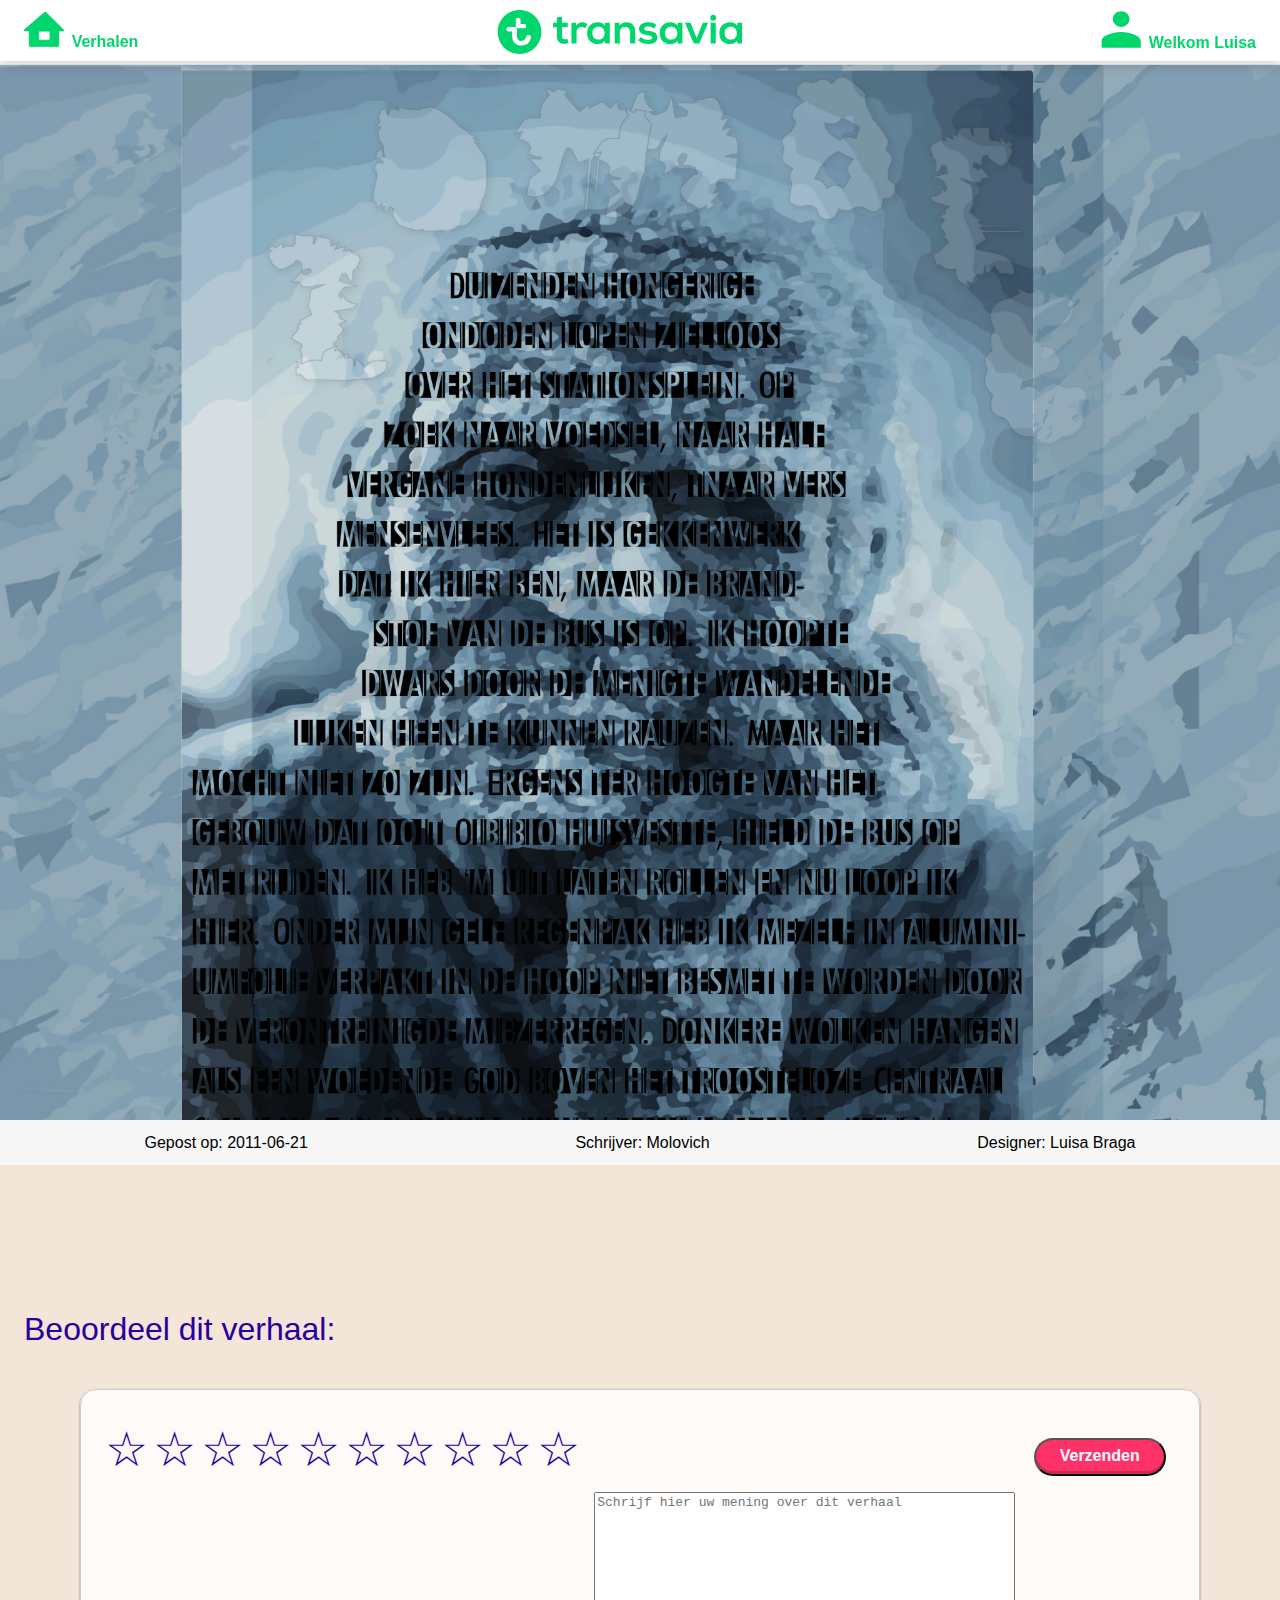
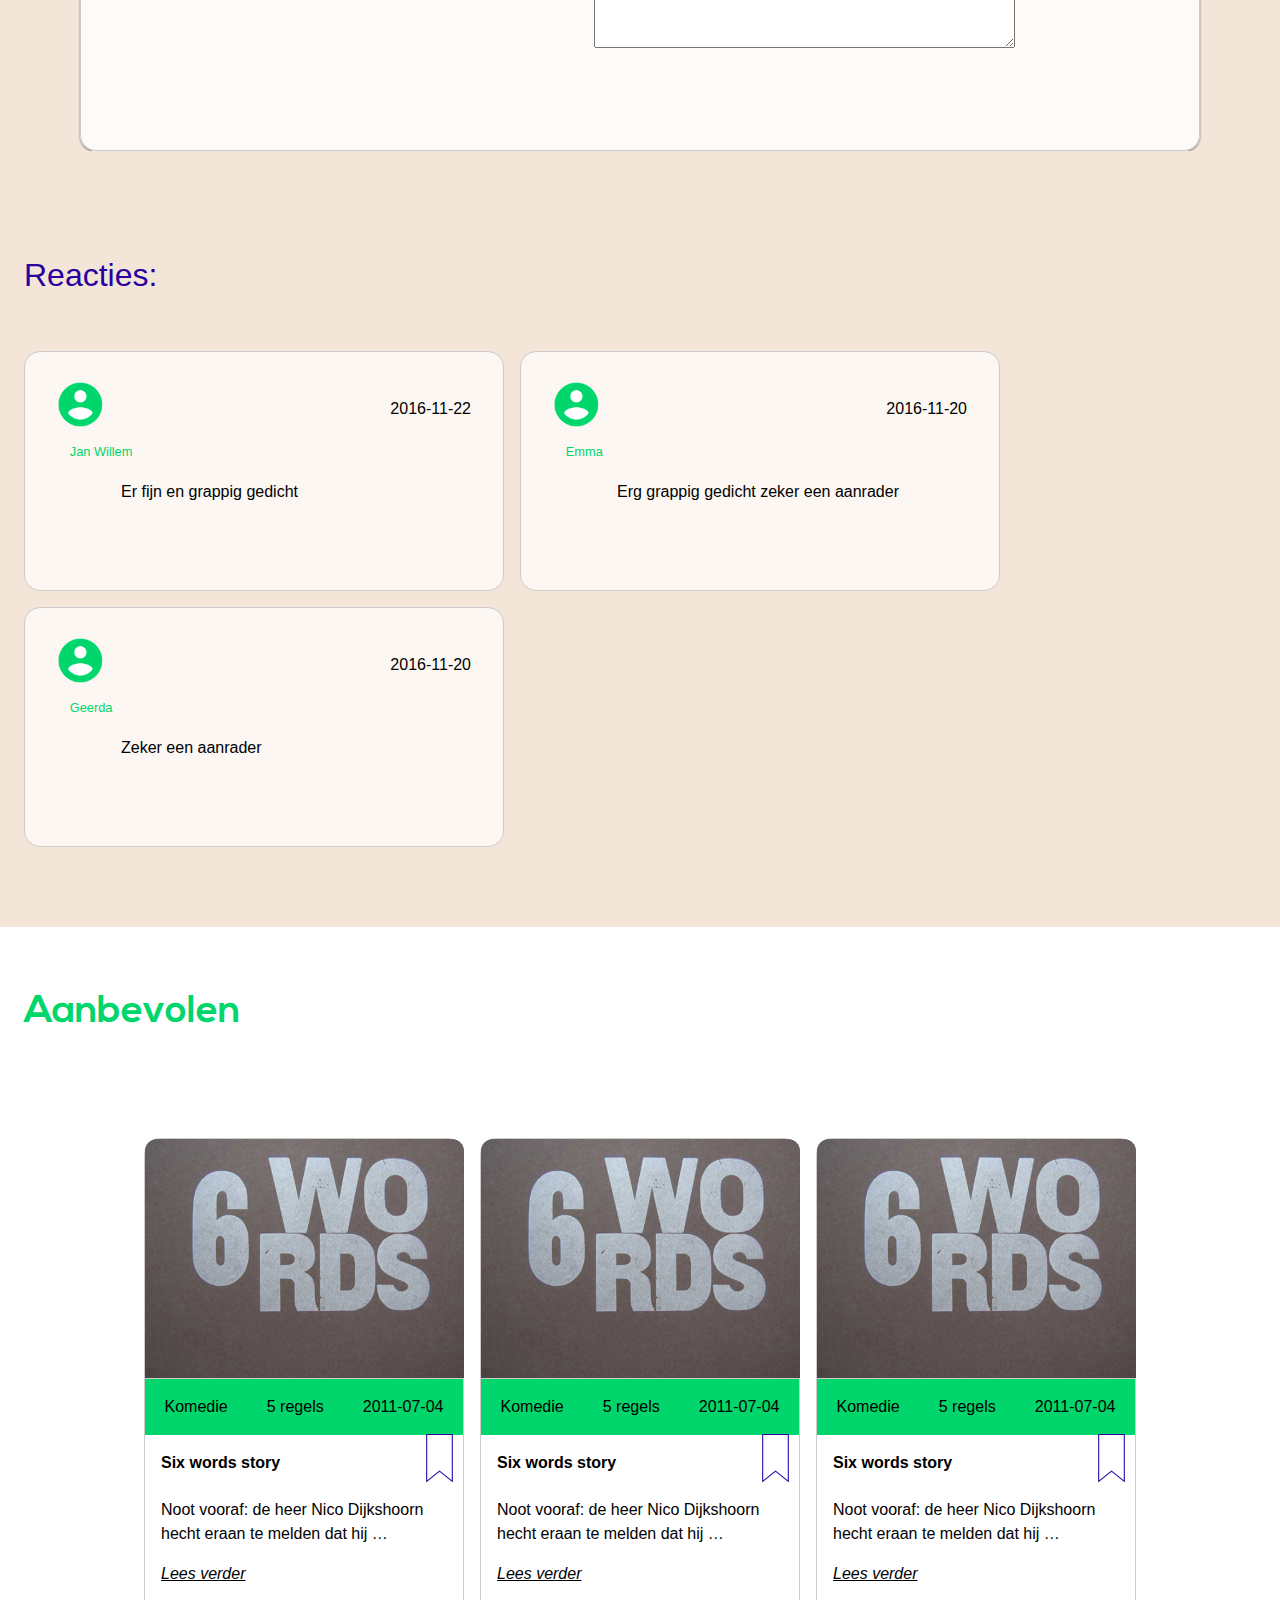
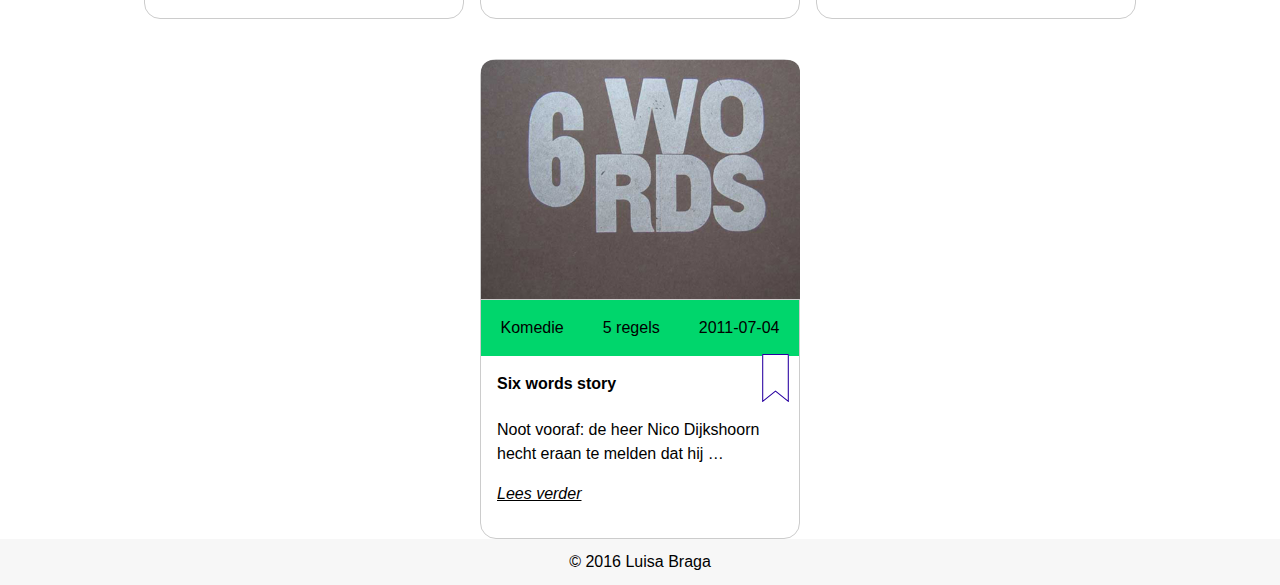
<file: zombie _inlog.html>
<!DOCTYPE html>
<html lang="nl">

    <head>
        <meta charset="UTF-8">
        <meta name="viewport" content="width=device-width, initial-scale=1">
        <title>Zombie</title>
        <link rel="stylesheet" href="style/style.css">
        <link rel="stylesheet" href="style/zombie.css">     
    </head>
    
    <body class="zombie">

		<!-- header -->
        <header class="header">
          
           <!-- navigation -->
            <nav>
                <ul>
                    <li>
                        <a href="ingelogd.html">
                               <img src="images/menu.svg" alt="Ga naar overzichtspagina">
                                <span>
                                    Verhalen 
                                </span>
                        </a>
                    </li>
                    <li>
                        <img src="images/transavia-logo.png" alt="Transavia logo">
                    </li>
                    <li>
                       <a href="#">
                              <img src="images/user.svg" alt="Account">
                               <span>
                                   Welkom Luisa
                               </span>
                       </a>
                    </li>
                </ul>
            </nav>
            
             <!-- navigation account -->
             <nav>
               <ul>
                    <li>
                        Welkom Luisa
                    </li>
                     <li>
                         <a href="opegeslagen.html">
                             Opgeslagen vehalen
                         </a>
                     </li>
                     <li>
                         <a href="gelezen.html">
                             Gelezen verhalen
                         </a>
                     </li>
                     <li>
                         <a href="index.html">
                             Uitloggen
                         </a>
                     </li>
                </ul>
             </nav>            
        </header>
       
        <!-- Verhaal: Zombie -->
        <section>
            <div>
            </div>
             
            <footer>
                <p>
                   Gepost op: 
                       <time>    
                           2011-06-21
                       </time> 
                </p>
                <p>
                    Schrijver: Molovich
                </p>
                <p>
                    Designer: Luisa Braga
                </p>
            </footer>
        </section>
        
        <!-- verhaal waarderen -->
       <aside>
              <h3>
                   Beoordeel dit verhaal:
               </h3>
               <form action="#">
                <fieldset>
                    <legend>
                        Beoordeling
                    </legend>
                    <div class="rating">
                        <input type='radio' name='rate' id='rating_opt1'>	
                        <label for='rating_opt1'>
                            <span>
                                uitstekend
                            </span>
                        </label>
                        <input type='radio' name='rate' id='rating_opt2'>
                        <label for='rating_opt2'>
                            <span>
                                Geweldig
                            </span>
                        </label>
                        <input type='radio' name='rate' id='rating_opt3'>
                        <label for='rating_opt3'>
                            <span>
                                Een aanrader
                            </span>
                        </label>
                        <input type='radio' name='rate' id='rating_opt4'>
                        <label for='rating_opt4'>
                            <span>
                                Erg Goed
                            </span>
                        </label>
                        <input type='radio' name='rate' id='rating_opt5'>
                        <label for='rating_opt5'>
                            <span>
                                Interessant
                           </span>
                        </label>
                        <input type='radio' name='rate' id='rating_opt6'>	
                        <label for='rating_opt6'>
                            <span>
                                Goed
                            </span>
                        </label>
                        <input type='radio' name='rate' id='rating_opt7'>
                        <label for='rating_opt7'>
                            <span>
                                matig
                            </span>
                        </label>
                        <input type='radio' name='rate' id='rating_opt8'>
                        <label for='rating_opt8'>
                            <span>
                                Slecht
                            </span>
                        </label>
                        <input type='radio' name='rate' id='rating_opt9'>
                        <label for='rating_opt9'>
                            <span>
                                Erg slecht
                            </span></label>
                        <input type='radio' name='rate' id='rating_opt10'>
                        <label for='rating_opt10'>
                            <span>
                                Verschrikkelijk
                            </span>
                        </label>
	                </div>
                   <textarea cols="50" rows="10" placeholder="Schrijf hier uw mening over dit verhaal"></textarea>
                   <button>
                       Verzenden
                   </button>
                </fieldset>
            </form>
               
            <!-- Reactie achter laten  -->
            <section>
                <h3>
                    Reacties:
                </h3>
                <article> 
                   <img src="images/ic%20account%20circle%2018%20px.svg" alt="Reactie van Jan willem">
                   <p>
                       Jan Willem
                   </p>
                    <time>
                        2016-11-22
                    </time>
                    <p>
                        Er fijn en grappig gedicht
                    </p>
                </article>

                <article> 
                  <img src="images/ic%20account%20circle%2018%20px.svg" alt="Reactie van Emma">
                   <p>
                       Emma
                   </p>
                   <time>
                       2016-11-20
                   </time>
                   <p>
                       Erg grappig gedicht zeker een aanrader
                   </p>
                </article>

                <article> 
                 <img src="images/ic%20account%20circle%2018%20px.svg" alt="Reactie van Geerda">
                  <p>
                      Geerda
                  </p>
                   <time>
                       2016-11-20
                   </time>
                    <p>
                        Zeker een aanrader
                    </p>
                </article>
            </section>
        </aside>
        
    <!-- Section: aanbevolen -->
		<section>
			<h2>
				Aanbevolen
			</h2>

			<article>
				<a href="#"><img alt="Six words story" src="images/Verhalen/aanbevolen/6-words.jpg">
                    <aside>
                        <p>
                            Komedie
                        </p>
                        <p>
                            5 regels
                        </p>
                        <p>
                            <time>
                                2011-07-04
                            </time>
                        </p>
                    </aside>
                    <h4>
                        Six words story
                    </h4>
				</a> 
				<button>
				    Later lezen
				</button>
				<p>
					Noot vooraf: de heer Nico Dijkshoorn hecht eraan te melden dat hij … 
					<a href="#">
					    Lees verder
					</a>
				</p>
			</article>

			<article>
				<a href="#"><img alt="Six words story" src="images/Verhalen/aanbevolen/6-words.jpg">
                    <aside>
                        <p>
                            Komedie
                        </p>
                        <p>
                            5 regels
                        </p>
                        <p>
                            <time>
                                2011-07-04
                            </time>
                        </p>
                    </aside>
                    <h4>
                        Six words story
                    </h4>
				</a> 
				<button>
				    Later lezen
				</button>
				<p>
					Noot vooraf: de heer Nico Dijkshoorn hecht eraan te melden dat hij … 
					<a href="#">
					    Lees verder
					</a>
				</p>
			</article>

			<article>
				<a href="#"><img alt="Six words story" src="images/Verhalen/aanbevolen/6-words.jpg">
                    <aside>
                        <p>
                            Komedie
                        </p>
                        <p>
                            5 regels
                        </p>
                        <p>
                            <time>
                                2011-07-04
                            </time>
                        </p>
                    </aside>
                    <h4>
                        Six words story
                    </h4>
				</a> 
				<button>
				    Later lezen
				</button>
				<p>
					Noot vooraf: de heer Nico Dijkshoorn hecht eraan te melden dat hij … 
					<a href="#">
					    Lees verder
					</a>
				</p>
			</article>
			
			<article>
				<a href="#"><img alt="Six words story" src="images/Verhalen/aanbevolen/6-words.jpg">
                    <aside>
                        <p>
                            Komedie
                        </p>
                        <p>
                            5 regels
                        </p>
                        <p>
                            <time>
                                2011-07-04
                            </time>
                        </p>
                    </aside>
                    <h4>
                        Six words story
                    </h4>
				</a> 
				<button>
				    Later lezen
				</button>
				<p>
					Noot vooraf: de heer Nico Dijkshoorn hecht eraan te melden dat hij … 
					<a href="#">
					    Lees verder
					</a>
				</p>
			</article>
		</section>
		
		<!-- Footer -->
		<footer>
			<small>
			    &copy; 2016 Luisa Braga
			</small>
		</footer>
		
		<script src="js/script.js">
		</script>
		<script src="js/ingelogd.js">
		</script>
	</body>         
</html>
</file>
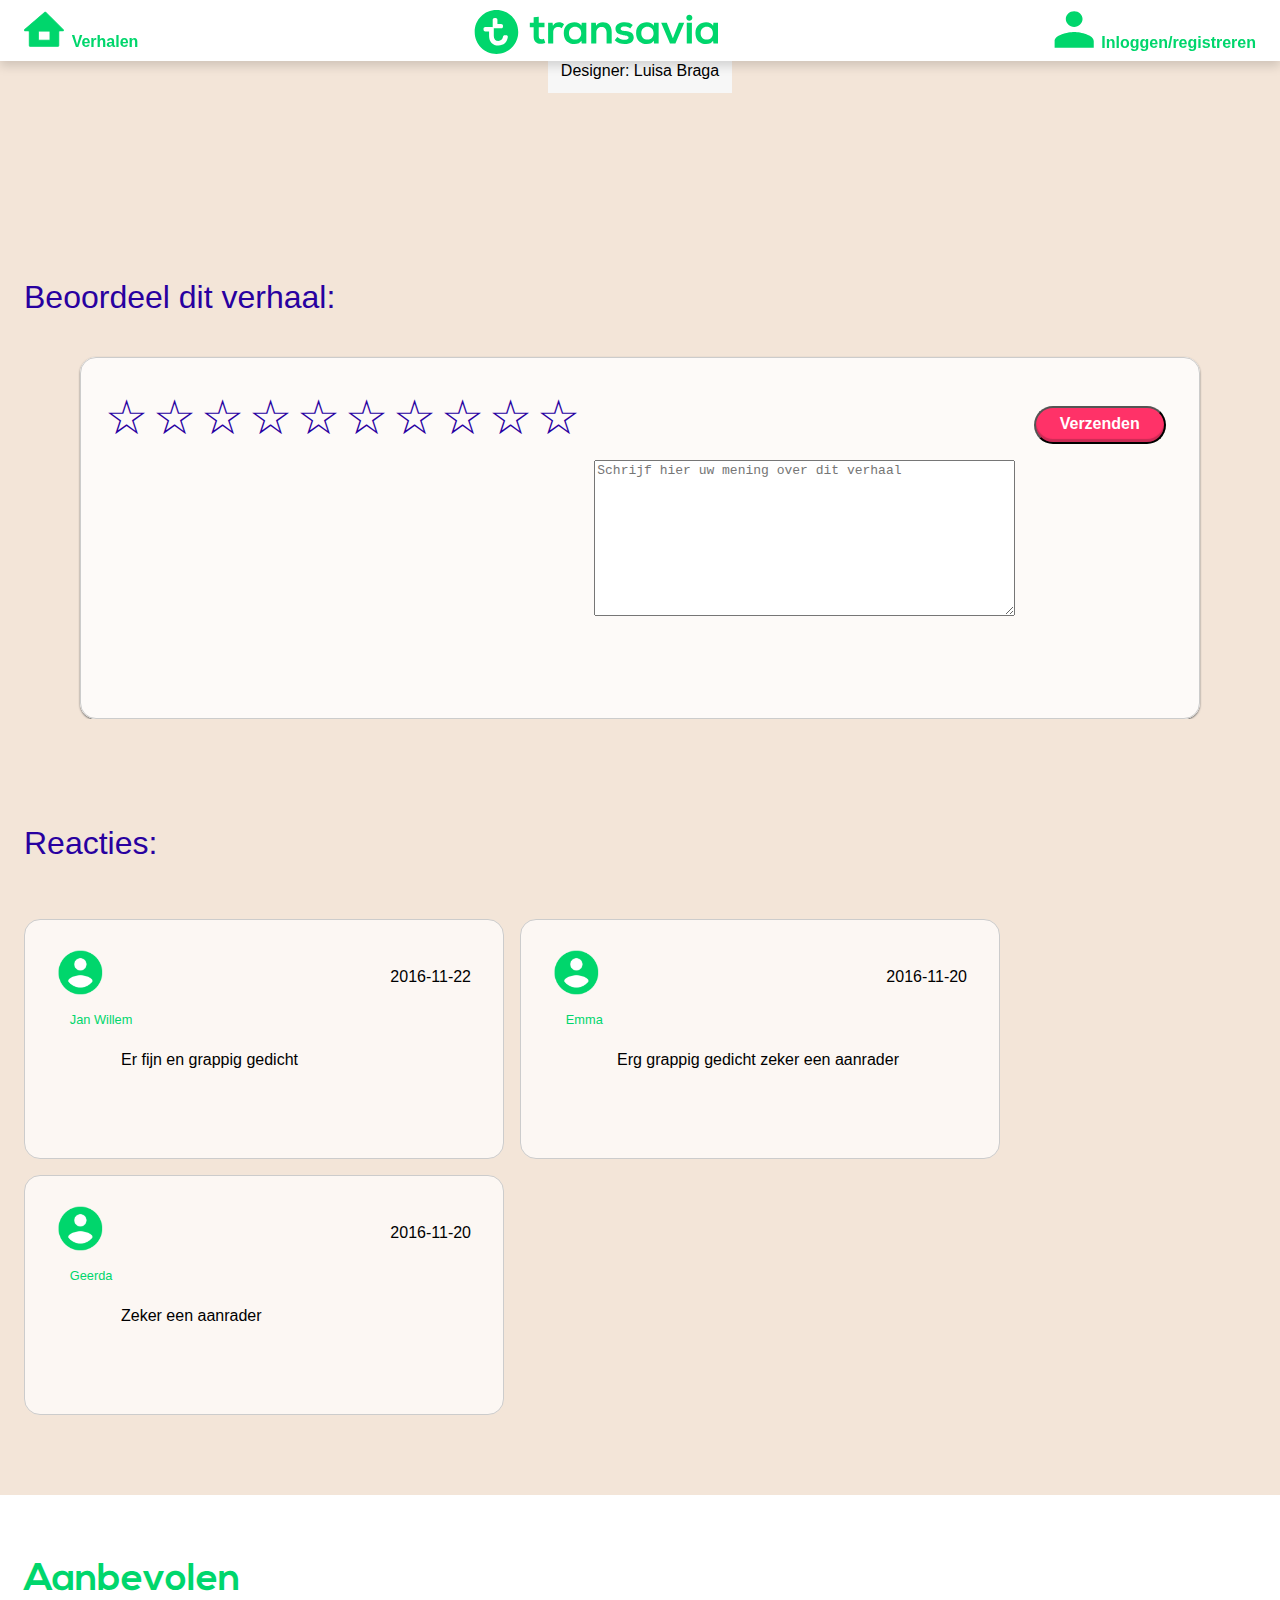
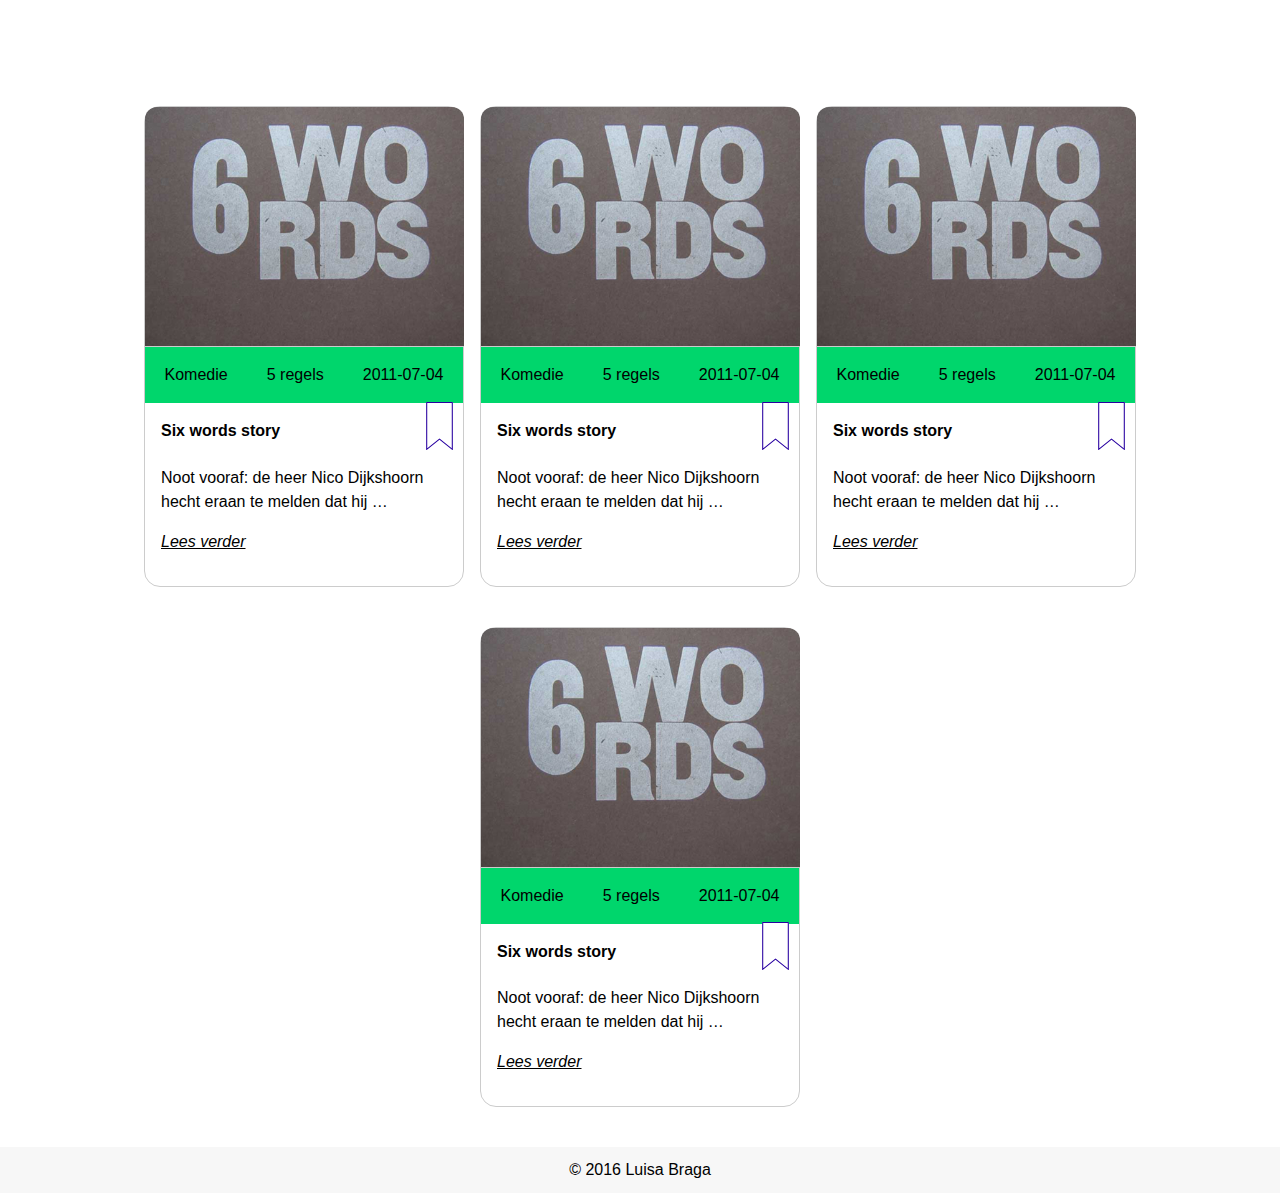
<file: zombie.html>
<!DOCTYPE html>
<html lang="nl">

    <head>
        <meta charset="UTF-8">
        <meta name="viewport" content="width=device-width, initial-scale=1">
        <title>Zombie</title>
        <link rel="stylesheet" href="style/style.css">  
    </head>
    
    <body class="zombie">
    
		<!-- header -->
		<header class="header">
			<!-- navigation -->
			<nav>
				<ul>
					<li>
						<a href="index.html">
                            <img src="images/menu.svg" alt="Ga naar overzichtspagina">
						    <span>
						        Verhalen
						    </span>
				        </a>
					</li>
					<li>
						<img alt="Transavia logo" src="images/transavia-logo.png">
					</li>
					<li>
						<a href="#">
                            <img src="images/user.svg" alt="Log in hier">
						    <span>
						        Inloggen/registreren
						    </span>
				        </a>
					</li>
				</ul>
			</nav>
			
			<!-- Form: log in -->
			<form action="#">
				<fieldset>
					<legend>Inloggen
					</legend> 
					<label for="email1">
					    E-mailadres:
					</label> 
					<input id="email1" name="email" placeholder="vakantie@transavia.nl" required="" type="email"> 
					<label for="password1">
					    Wachtwoord:
					</label> 
					<input id="password1" name="password" placeholder="******" required="" type="password"> 
					<button onclick="window.location.href='ingelogd.html'">
					    Inloggen
					</button>
					<div>
						<a class="forgotPass" href="#">
						    Wachtwoord vergeten?
						</a> 
						<a class="newAccount" href="#">
						    Een account aanmaken?
						</a>
					</div>
				</fieldset>
			</form>
			
			<!-- Form: Forgot Password? -->
			<form action="#">
				<fieldset>
					<legend>
					    Wachtwoord vergeten?
					</legend> 
					<label for="email3">
				        E-mailadres:
					</label> 
					<input id="email3" name="email" placeholder="vakantie@tansavia.com" required="" type="email">
					<div>
						<button>Wachtwoord aanvragen
						</button> <button class="backW">
						    Terug
						</button>
					</div>
				</fieldset>
			</form>
			
			<!-- Form: Sing up -->
			<form action="#">
				<fieldset>
					<legend>Registreren
					</legend> 
					<label for="name">
					    Naam:
					</label> 
					<input id="name" name="name" placeholder="Transavia" required="" type="text"> 
					<label for="email2">
					    E-mailadres:
					</label> 
					<input id="email2" placeholder="vakantie@transavia.com" required="" type="email"> 
					<label for="password2">
					    Wachtwoord:
					</label> 
					<input id="password2" placeholder="******" required="" type="password"> 
					<label for="password3">
					    Herhaal wachtwoord:
					</label> 
					<input id="password3" name="password" placeholder="******" required="" type="password">
					<div>
						<button>
						    Registreren
						</button> 
						<button class="backR">
						    Terug
						</button>
					</div>
				</fieldset>
			</form>
		</header>
       
        <!-- Verhaal: Zombie -->
        <section>
            <div>
            </div>
             
            <footer>
                <p>
                   Gepost op: 
                       <time>    
                           2011-06-21
                       </time> 
                </p>
                <p>
                    Schrijver: Molovich
                </p>
                <p>
                    Designer: Luisa Braga
                </p>
            </footer>
        </section>
        
        <!-- verhaal waarderen -->
       <aside>
              <h3>
                   Beoordeel dit verhaal:
               </h3>
               <form action="#">
                <fieldset>
                    <legend>
                        Beoordeling
                    </legend>
                    <div class="rating">
                        <input type='radio' name='rate' id='rating_opt1'>	
                        <label for='rating_opt1'>
                            <span>
                                uitstekend
                            </span>
                        </label>
                        <input type='radio' name='rate' id='rating_opt2'>
                        <label for='rating_opt2'>
                            <span>
                                Geweldig
                            </span>
                        </label>
                        <input type='radio' name='rate' id='rating_opt3'>
                        <label for='rating_opt3'>
                            <span>
                                Een aanrader
                            </span>
                        </label>
                        <input type='radio' name='rate' id='rating_opt4'>
                        <label for='rating_opt4'>
                            <span>
                                Erg Goed
                            </span>
                        </label>
                        <input type='radio' name='rate' id='rating_opt5'>
                        <label for='rating_opt5'>
                            <span>
                                Interessant
                           </span>
                        </label>
                        <input type='radio' name='rate' id='rating_opt6'>	
                        <label for='rating_opt6'>
                            <span>
                                Goed
                            </span>
                        </label>
                        <input type='radio' name='rate' id='rating_opt7'>
                        <label for='rating_opt7'>
                            <span>
                                matig
                            </span>
                        </label>
                        <input type='radio' name='rate' id='rating_opt8'>
                        <label for='rating_opt8'>
                            <span>
                                Slecht
                            </span>
                        </label>
                        <input type='radio' name='rate' id='rating_opt9'>
                        <label for='rating_opt9'>
                            <span>
                                Erg slecht
                            </span></label>
                        <input type='radio' name='rate' id='rating_opt10'>
                        <label for='rating_opt10'>
                            <span>
                                Verschrikkelijk
                            </span>
                        </label>
	                </div>
                   <textarea cols="50" rows="10" placeholder="Schrijf hier uw mening over dit verhaal"></textarea>
                   <button>
                       Verzenden
                   </button>
                </fieldset>
            </form>
               
            <!-- Reactie achter laten  -->
            <section>
                <h3>
                    Reacties:
                </h3>
                <article> 
                   <img src="images/ic%20account%20circle%2018%20px.svg" alt="Reactie van Jan willem">
                   <p>
                       Jan Willem
                   </p>
                    <time>
                        2016-11-22
                    </time>
                    <p>
                        Er fijn en grappig gedicht
                    </p>
                </article>

                <article> 
                  <img src="images/ic%20account%20circle%2018%20px.svg" alt="Reactie van Emma">
                   <p>
                       Emma
                   </p>
                   <time>
                       2016-11-20
                   </time>
                   <p>
                       Erg grappig gedicht zeker een aanrader
                   </p>
                </article>

                <article> 
                 <img src="images/ic%20account%20circle%2018%20px.svg" alt="Reactie van Geerda">
                  <p>
                      Geerda
                  </p>
                   <time>
                       2016-11-20
                   </time>
                    <p>
                        Zeker een aanrader
                    </p>
                </article>
            </section>
        </aside>
        
    <!-- Section: aanbevolen -->
		<section>
			<h2>
				Aanbevolen
			</h2>

			<article>
				<a href="#"><img alt="Six words story" src="images/Verhalen/aanbevolen/6-words.jpg">
                    <aside>
                        <p>
                            Komedie
                        </p>
                        <p>
                            5 regels
                        </p>
                        <p>
                            <time>
                                2011-07-04
                            </time>
                        </p>
                    </aside>
                    <h4>
                        Six words story
                    </h4>
				</a> 
				<button>
				    Later lezen
				</button>
				<p>
					Noot vooraf: de heer Nico Dijkshoorn hecht eraan te melden dat hij … 
					<a href="#">
					    Lees verder
					</a>
				</p>
			</article>

			<article>
				<a href="#"><img alt="Six words story" src="images/Verhalen/aanbevolen/6-words.jpg">
                    <aside>
                        <p>
                            Komedie
                        </p>
                        <p>
                            5 regels
                        </p>
                        <p>
                            <time>
                                2011-07-04
                            </time>
                        </p>
                    </aside>
                    <h4>
                        Six words story
                    </h4>
				</a> 
				<button>
				    Later lezen
				</button>
				<p>
					Noot vooraf: de heer Nico Dijkshoorn hecht eraan te melden dat hij … 
					<a href="#">
					    Lees verder
					</a>
				</p>
			</article>

			<article>
				<a href="#"><img alt="Six words story" src="images/Verhalen/aanbevolen/6-words.jpg">
                    <aside>
                        <p>
                            Komedie
                        </p>
                        <p>
                            5 regels
                        </p>
                        <p>
                            <time>
                                2011-07-04
                            </time>
                        </p>
                    </aside>
                    <h4>
                        Six words story
                    </h4>
				</a> 
				<button>
				    Later lezen
				</button>
				<p>
					Noot vooraf: de heer Nico Dijkshoorn hecht eraan te melden dat hij … 
					<a href="#">
					    Lees verder
					</a>
				</p>
			</article>
			
			<article>
				<a href="#"><img alt="Six words story" src="images/Verhalen/aanbevolen/6-words.jpg">
                    <aside>
                        <p>
                            Komedie
                        </p>
                        <p>
                            5 regels
                        </p>
                        <p>
                            <time>
                                2011-07-04
                            </time>
                        </p>
                    </aside>
                    <h4>
                        Six words story
                    </h4>
				</a> 
				<button>
				    Later lezen
				</button>
				<p>
					Noot vooraf: de heer Nico Dijkshoorn hecht eraan te melden dat hij … 
					<a href="#">
					    Lees verder
					</a>
				</p>
			</article>
		</section>
		
		<!-- Footer -->
		<footer>
			<small>
			    &copy; 2016 Luisa Braga
			</small>
		</footer>
		
		<script src="js/script.js">
		</script>
	</body>         
</html>
</file>
<file: style/zombie.css>
/*---------------------------------------------------------
                        Verhaal Zombie
----------------------------------------------------------*/
.zombie > section{
    background-color: #fff;
    padding-bottom: 0;
}

.zombie section:nth-child(2) > div{
    background-image: url(../images/Verhalen/zombie/zombie_s.jpg);
    background-repeat: no-repeat;
    background-size: 100%;
    margin-top: 2.8em;
    width: 100%;
    height: 41em;
    background-color: #22313B;
}

/*---------------------------------------------------------
                        Verhaal footer
----------------------------------------------------------*/
.zombie section footer{
    width: 100%;
    margin: 0;
    text-align: left;
    display: flex;
    justify-content: space-around;
    flex-wrap: wrap;

}


/*---------------------------------------------------------
                       Mediaqueries
----------------------------------------------------------*/

@media screen and (min-width: 45em){
    .zombie section:nth-child(2) > div{
        background-image: url(../images/Verhalen/zombie/zombie_m.jpg); 
        height: 69em;
    }
}

@media screen and (min-width: 62em){
    .zombie section:nth-child(2) > div{
        height: 93em;
    }
}

@media screen and (min-width: 70em){
    .zombie section:nth-child(2) > div{
        background-image: url(../images/Verhalen/zombie/zombie_l.jpg); 
        height: 66em;
        margin-top: 4em;
    }
}    
    
@media screen and (min-width: 90em){
    .zombie section:nth-child(2) > div{
        background-image: url(../images/Verhalen/zombie/zombie_xl.jpg); 
        margin-top: 3.22em;
        height: 78em;
    }
}

@media screen and (min-width: 100em){
    .zombie section:nth-child(2) > div{
        margin-top: 3.22em;
        height: 105.5em;
    }
}
</file>
<file: style/style.css>
/* http://meyerweb.com/eric/tools/css/reset/ 
   v2.0 | 20110126
   License: none (public domain)
*/

html, body, div, span, applet, object, iframe,
h1, h2, h3, h4, h5, h6, p, blockquote, pre,
a, abbr, acronym, address, big, cite, code,
del, dfn, em, img, ins, kbd, q, s, samp,
small, strike, strong, sub, sup, tt, var,
b, u, i, center,
dl, dt, dd, ol, ul, li,
fieldset, form, label, legend,
table, caption, tbody, tfoot, thead, tr, th, td,
article, aside, canvas, details, embed, 
figure, figcaption, footer, header, hgroup, 
menu, nav, output, ruby, section, summary,
time, mark, audio, video {
	margin: 0;
	padding: 0;
	border: 0;
	font-size: 100%;
	font: inherit;
	vertical-align: baseline;
}
/* HTML5 display-role reset for older browsers */
article, aside, details, figcaption, figure, 
footer, header, hgroup, menu, nav, section {
	display: block;
}
body {
	line-height: 1;
}
ol, ul {
	list-style: none;
}
blockquote, q {
	quotes: none;
}
blockquote:before, blockquote:after,
q:before, q:after {
	content: '';
	content: none;
}
table {
	border-collapse: collapse;
	border-spacing: 0;
}

/*---------------------------------------------------------
                        Fonts
----------------------------------------------------------*/
@font-face {
	font-family: nexa;
	src: url("../fonts/nexa_light.otf");
}

@font-face {
	font-family: nexa_bold;
	src: url("../fonts/nexa_bold.otf");
}

/*---------------------------------------------------------
                        Main CSS
----------------------------------------------------------*/
*, *:before, *:after {
  -moz-box-sizing: border-box;
  -webkit-box-sizing: border-box;
  box-sizing: border-box;
  font-size: 1em;
}

body{
    background-color: #fff;
    font-family: "Nexa_Light", "Arial", "Helvetica", sans-serif; 
    line-height: 1.5em;
}

h1{ 
    font-family: "Nexa_Bold", "Arial", "Helvetica", sans-serif; 
    font-size: 2.375em;
    color: #00d66c
}

h2{
    font-family: "Nexa_Bold", "Arial", "Helvetica", sans-serif; 
    font-size: 2.375em;
    color: #00d66c;
    margin-bottom: 1em;
    line-height: 1.5em;
}

a{
    color: black;
    text-decoration: none;
}

a:visited{
    color: black;
}

button{
    color: #fff;
    background-color: #ff3268;
    box-shadow: inset 0 -.1875em .0625em #ca2b55;
    padding: .438em 1.5em .563em;
    border-radius: 1.25em;
    -webkit-transition: background-color .2s linear;
    transition: background-color .2s linear;
    display: block;
    font-weight: bold;
    margin: auto;
}

button:hover{
/*    background-color: #ff658e;*/
}

/*---------------------------------------------------------
                        Header
----------------------------------------------------------*/
header > div{
    background-color: #f3e5d8;
    background-image: url(../images/map-EU.png);
    background-position: 100% 50%;
    background-size: 100%;
    background-repeat: no-repeat;
    height: 22em;
    -webkit-clip-path: polygon(0% 0%, 100% 0%, 100% 77%, 59% 77%, 48% 90%, 38% 77%, 0 77%);
    clip-path: polygon(0% 0%, 100% 0%, 100% 77%, 59% 77%, 48% 90%, 38% 77%, 0 77%);
}
header nav{
    width:100%;
    position:fixed;
    top:0px;
    z-index: 99;
    background-color: #fff;
    box-shadow: 0 0.3125em 0.625em 0 rgba(0,0,0,.15);
    font-weight: 600;
}

header nav ul{
    display:-webkit-box; /*old prefixed for webkit*/
    display:-moz-box; /*old prefixed for mozilla*/
    display:-ms-flexbox; /*inbetween prefixed for ie*/
    display:-webkit-flex; /*new prefixed for webkit*/
    display:flex; /*new*/
    flex-direction: row;
    justify-content: space-between;
    padding: .3em 1.5em;

}
header li a, header a:visited{
    color: #00d66c;
}

header li a:hover{
    color: #2800a0;
}

header nav img{
    width: 2.5em;
    margin-top: .4em;
}

header nav:first-of-type li:nth-child(2){
    width: 4em;
    height: 3em;
    background-image: url(../images/t-logo.png);
    background-repeat: no-repeat;
    background-size: cover;
    text-indent: -160em; 
}

header nav:first-of-type li:nth-child(3).count:before{
    display: inline-block;
    text-align: center;
    content: "1";
    color: #fff;
    background-color: #2800a0;
    width: 1.5em;
	height: 1.5em;
	-moz-border-radius: 2em;
	-webkit-border-radius: 2em;
	border-radius: 2em;
    padding: 0;
    animation: grow 2s ease 1;
}
@keyframes grow {
  from { transform: scale(0); }
  to { transform: scale(1); }
}

header nav span{
    display: none;
}

header h1{
    margin: auto;
    font-family: "Nexa_Bold";
    font-size: 2.375em;
    position: absolute;
    background-color: #2800a0;
    padding: 1rem 1.5rem;
    color: #fff;    
    border-radius: .5rem;
    left: 1em;
    top: 2.5em;
}
/*---------------------------------------------------------
                        Login/Registreer
----------------------------------------------------------*/
header form, header nav:nth-of-type(2), 
header form.active, 
header nav:nth-of-type(2).inactive{
	background-color: rgba(255,255,255, 0.801961);
	border-radius: 1em;
	box-shadow: 0 1px 2px #666666;
	-webkit-box-shadow: 0 1px 2px #666666;
	position: absolute;
	right: 0;
	display: none;
    margin-top: 1em;
}

header form.active,
header nav:nth-of-type(2).active {
    background-color: rgba(255,255,255,0.9);
    display: block;
    position: absolute;
    margin: 4em .4em;
    z-index: 9;
    padding-bottom: 1.5em;
}

header form a, 
header nav:nth-of-type(2) li a{
    display: block;
    margin-top: .5rem;
    color: #2800a2;
}

form a:visited, 
header nav:nth-of-type(2) li a:visited{
    color: #2800a2;
}

form a:hover, 
header nav:nth-of-type(2) li a:hover{
    color: #ff3268;
}


header form a::before , 
header nav:nth-of-type(2) li a::before{
    position: relative;
    content: ">";
    display: inline-block;
    width: 0.6em;
    height: 0.4em;
    margin-right: .5em;
}

header form legend{
    border-top-left-radius: 1em;
    border-top-right-radius: 1em;
    background-color: white;
    width: 100%;
    text-align: center;
    margin-bottom: .8em;
    color: #00d66c;
    font-weight: bold;
    padding: .5em;
    
}

header form label{
    padding: 0 1em;
    display: block;
    color: #202020;
    font-weight: bold;
    line-height: 1,5rem;
    margin-bottom: .4em;
}

header form input{
    min-height: 2.5rem;
    padding: 0 1em;
    margin: 0 1em;
    border: .0625rem solid #91a3b7;
    color: #606060;
    font-size: 1rem;
    border-radius: .5rem;
    -webkit-transition: border .2s linear,color .2s linear;
    transition: border .2s linear,color .2s linear;
    margin-bottom: 1em;
}

header form input:focus{
    border-color: #2800a0;
    outline: none;
    text-overflow: clip;
}


header form div{
    background-color: #fff;
    border-bottom-left-radius: 1em;
    border-bottom-right-radius: 1em;
    padding: .1em 1.5em 0 ;
    margin-top: 2em;
    
}

header form button{
    margin-bottom: 1em;
}

form:nth-of-type(2) button:first-of-type, form:nth-of-type(3) button:first-of-type{
    
}


/* Ingelogd*/

header nav:nth-of-type(2){
    list-style: none;
    padding: 0 1em 1em;
    width: 18em;
}

header nav:nth-of-type(2) ul{
    display: block;
}

header nav:nth-of-type(2) li{
    margin-top: .5em;
}

header nav:nth-of-type(2) li:nth-of-type(n+2){
    font-weight: 200;
}

form button:nth-of-type(1){
    margin-top: 1.5em;
}

form button:nth-of-type(2){
    color: #202020;
    padding: .4em 1em .5em;
    border-radius: .5rem;
    background-color: #fff;
    border: .0625em solid #91a3b7;
    box-shadow: inset 0 -0.1875em 0.125rem #91a3b7;
    -webkit-transition: background-color .2s linear;
    transition: background-color .2s linear;
    
}

form button:nth-of-type(2):hover{
    background-color: #f5f8fa;
}

form button:nth-of-type(2):active{
    background-color: #f5f8fa;
    box-shadow: inset 0 0.1875em 0.0625em #91a3b7;
}

/*---------------------------------------------------------
                        Main/section
----------------------------------------------------------*/


main, section, main > div, 
.recept > section:nth-of-type(2), 
.zombie > section:nth-of-type(2), 
.route > section:nth-of-type(2){
    margin: 0 1.5em;
    display: flex;
    flex-direction: row;
    flex-wrap: wrap;
    justify-content: center;   
}

main h2, section h2{
    width: 100%;
    
}

div > p{
    margin-left: 1.5em;
    width: 100%;
    font-family: "Nexa_Bold";
}

main article, section article, 
.recept > section:nth-of-type(2) article, 
.zombie > section:nth-of-type(2) article, 
.route > section:nth-of-type(2) article{
    margin: 2.5rem .5em 0;
    display: flex;
    flex-direction: column;
    background-color: #fff;
    border-radius: 1em;
    border: .0625rem solid #ccc ;
    width: 20em;
    max-width: 100vw;
}

main img, section img{
    max-height: 15em;
    display: block;
    border-top-left-radius: .75rem;
    border-top-right-radius: .75rem;
    border-bottom: .0625em solid #ccc ;
}

article aside, 
.recept > section:nth-of-type(2) article aside, 
.zombie > section:nth-of-type(2) article aside, 
.route > section:nth-of-type(2) article aside {
    background-color: #00d66c;
    display: flex;
    justify-content: space-around;
}

article p{
    margin: 1em;
}
article p a{
    display: block;
    font-style: italic;
    text-decoration: underline;
    margin: 1em 0;
}

h4{
    font-weight: 600;
    margin:  1em;  
    width: 70%;
}

article > button{
    text-indent: -2000em;
    background-color: transparent;
    background-image: url(../images/bookmark.svg);
    background-repeat: no-repeat;
    background-size: contain;
    background-position: center;
    border-radius: 0;
    border: none;
    box-shadow: none;
    width: 3em;
    height: 3em;
    margin: -3.6em 0 0 auto;
    cursor: pointer;
}

article > button:focus {
    outline:0;
}

.selected{
    background: url('../images/bookmark_full.svg');
    background-size: 100%;
    background-repeat: no-repeat;
    background-size: contain;
    background-position: center;
 animation: fade-in 3s linear 1;
}

@keyframes fade-in {
  from { opacity: 0; }
  to { opacity: 1; }
}

article > button:hover{
    background-color: transparent;
}

/*---------------------------------------------------------
                      Pagination
----------------------------------------------------------*/
main nav{
    width: 100%;
}

main nav ul{
    display:-webkit-box; /*old prefixed for webkit*/
    display:-moz-box; /*old prefixed for mozilla*/
    display:-ms-flexbox; /*inbetween prefixed for ie*/
    display:-webkit-flex; /*new prefixed for webkit*/
    display:flex; /*new*/
    flex-direction: row;
    justify-content: center;
    margin: 1.5rem 0;
   
}

main nav a{
    letter-spacing: .5em;
    margin: 0 .5em ;
}
main nav a.active{
    color: #2800a0;
    font-size: 1.5rem;   
}

main nav li:first-of-type{
    pointer-events: none;
    cursor: default;
    color: red;
    opacity: 0.4;
}

main article:nth-child(n+6){
       display: none;
    }
/*---------------------------------------------------------
                        Aside
----------------------------------------------------------*/
main > aside{
    margin-bottom: 2em;
    width: 100%;
    margin: 1,5em;
}

main > aside h3{
    display: none;
}
main > aside div{
    width: 100%;    
}

main aside fieldset{
  display: flex;
  flex-direction: column;
  width: 100%;
  height: 100%;
}

aside form >  button:first-of-type, 
aside select{
    display: inline-block;
}

aside select{
    margin-left: 1em;
    padding: .4375em .2em .5625em .5em;
    border-radius: .5em;
}

main aside form > fieldset{
    display: none;
}

aside form > fieldset.active{
    display: flex;
    margin: 0 2.5em 2em 0;
    border-radius: 1em;
	box-shadow: 0 1px 2px #666666;
	-webkit-box-shadow: 0 1px 2px #666666;
    padding: 1em; 
}


main > aside input[type='checkbox']{
    width: 1.4375rem;
    height: 1.4375rem;
    background-color: #fff;
    border: .0625em solid #91a3b7;
   -webkit-transition: linear .2s;
    transition: linear .2s;
    margin: 0 1em 0 0;
}
main > aside legend{
    margin-bottom: 1em
}
main > aside label{
    margin: -1.4em 0 1.5em 1.8em;
}

main > aside fieldset button:last-of-type{
    margin-top: 1.5em;
    position: inherit;
}

/*---------------------------------------------------------
                        Section
----------------------------------------------------------*/
section{
    background-color: #f3e5d8;
    padding-bottom: 2.5em;
    margin-left: 0px;
    margin-right: 0px;
}

section h2{
    margin-left: 1.5em;  
}

section h2:hover{
     transform: translate(350px,-350px);
    -webkit-transform: translate(350px,-350px);
    -o-transform: translate(350px,-350px); 
    -moz-transform: translate(350px,-350px);
}

/*---------------------------------------------------------
                        Footer
----------------------------------------------------------*/
footer{
    background-color: #f7f7f7;
    text-align: center;
    padding: .67em;
}

/*---------------------------------------------------------
                        Mediaqueries
----------------------------------------------------------*/
/*Tablet*/
@media screen and (max-width: 63.125em) {
    header span{
        display:-webkit-box; /*old prefixed for webkit*/
        display:-moz-box; /*old prefixed for mozilla*/
        display:-ms-flexbox; /*inbetween prefixed for ie*/
        display:-webkit-flex; /*new prefixed for webkit*/
        display:flex; /*new*/
        margin-left: -.4em;    
    }   
    
    aside form >  button:first-of-type, 
    aside select{
/*    display: flex;*/
    }
}

@media screen and (min-width: 43.750em) {
    header nav:first-of-type li:nth-child(2){
        background-image: url(../images/transavia-logo.svg);
        width: 15.3em;
        height: 3em;
        margin-top: .2em;        
    }   
}

@media screen and (min-width: 45em){    
    header nav span{
        display: inline;
        margin-left: .2em;
    }
    
    header fieldset{
        width: 30em;
    }
    
    header form label{
        display: inline-block;
        text-align: left;
        width: 12.5em;     
    }
    
    header form input{
        display: inline-block;    
    }
    
    header form.active, 
    header nav:nth-of-type(2).active {
        margin: 4.7em .4em;
    
    }
    
    header form:nth-of-type(2) div, 
    header form:nth-of-type(3) div{
        display: flex;
    }
    
    form:nth-of-type(2) button:first-of-type, form:nth-of-type(3) button:first-of-type{
        order:2;
    } 
        
    header nav:nth-of-type(2) li:first-child{
        display:none;
    }
    
    header nav:nth-of-type(2) li:nth-child(2){
        margin-top: 1em;        
    }
    
    aside fieldset> div{
        display: flex;
        flex-direction:row;
    }

    fieldset div div{
        flex-direction: column;
    }
    
    fieldset div div:nth-of-type(2){
        margin-right: 1.5em;
    }
    
    main article:nth-child(n+5):nth-child(-n+8){
       display: inline;
    }
    main nav li:nth-child(n+10){
        display: none;
    }
}

/* Desktop */

@media screen and (min-width: 63.125em){
    header >div {
        -webkit-clip-path: polygon(0% 0%, 100% 0%, 100% 77%, 53% 77%, 48% 90%, 43% 77%, 0 77%);
        clip-path: polygon(0% 0%, 100% 0%, 100% 77%, 53% 77%, 48% 90%, 43% 77%, 0 77%);
        background-position: 100% 53%;
    }
        
    header span{
        margin-left: .5em;
    }
    main article:nth-child(n+5):nth-child(-n+11){
       display: inline;
    }
    
    main nav li:nth-child(n+8){
        display: none;
    }
}

@media screen and (min-width: 90em) {
    main > aside h3,
    main aside form > fieldset {
       display:flex
    }
    fieldset div div:nth-of-type(2){
        margin: 0;
    }
    
    div > p{
        width: 100%;
        font-family: "Nexa_Bold";
        margin: 2.5em 1.5em -2em;
    }
    
    main >aside{
        display: block;
        margin-right: auto;
        width: 20%;
        border: .0625rem solid #ccc;
        border-radius: .75em;
         margin-bottom: 2em;
        height: 100%;

    }
    
    main > aside h3{
        justify-content: center;
        background-color: #ff3268;
        color: #fff;
        font-weight: bolder;
        padding: 1em 0 ;
        margin-bottom: 1em;
        border-top-left-radius: .75rem;
        border-top-right-radius: .75rem;
    }
    
    main > aside fieldset{
        margin: .5em 0 0 .5em;
    }
    
    main > aside fieldset div{
        flex-direction: column;
    }

    div div{
        flex-direction: column;
    }
    
    main > div{
        margin-top: -2.5em;
        width: 75%
    }
    
    main > aside button:first-of-type{
        display: none;
    }
    
    main article:nth-child(n+5):nth-child(-n+17){
       display: inline;
    }
    
    main nav li:nth-child(n+7){
        display: none;
    }
}

/*---------------------------------------------------------
                        vehaalwebite: Recept, Zombie & Toeristische route
----------------------------------------------------------*/

/*---------------------------------------------------------
                        aside
----------------------------------------------------------*/
.recept > aside,
.zombie > aside,
.route > aside{
    display:flex;
    flex-direction: column;
    margin-left: 1em; 
    background-color: #f3e5d8;
    margin-left: 0px;
    margin-right: 0px;
    padding:  2.5em 1.5em;
}

.recept > aside h3,
.zombie > aside h3,
.route > aside h3{
    color: #2800a0;
    font-size: 2em;
    font-weight: 500;
    margin: 1.5em 0;
    width: 100%;
}

.recept > aside h4,
.zombie > aside h4,
.route > aside h4{
    margin: 3em 0 1em ;
    color: #2800a0;
    font-size: 1.5em;
    font-weight: 500;
    width: 100%;
}

/*---------------------------------------------------------
                        rating
----------------------------------------------------------*/
.recept > aside fieldset, 
.zombie > aside fieldset, 
.route > aside fieldset{
    background-color: rgba(255,255,255, 0.801961);
	border-radius: 1em;
	box-shadow: 0 1px 2px #666666;
	-webkit-box-shadow: 0 1px 2px #666666;
    padding:  1.5em;
    border: .0625rem solid #ccc;
    max-width: 70em;
    display: flex;
    margin: 0 auto;
}


.recept > aside fieldset legend, 
.zombie > aside fieldset legend, 
.route > aside fieldset legend{
    display: none;
}

.recept > aside div, 
.zombie > aside div, 
.route > aside div{
    display: flex;
    margin: 1em;
}

/* Bron: http://codepen.io/vsync/pen/qvhtf*/
.recept > aside fieldset div, 
.zombie > aside fieldset div, 
.route > aside fieldset div{
     display: flex;
    justify-content: space-between;
     flex-direction: row-reverse;
     font-size: 0;
     position: relative;
     text-transform: capitalize;
    margin-bottom: 2rem;
}

.recept > aside fieldset div label, 
.zombie > aside fieldset div label, 
.route > aside fieldset div label{
    display: inline-block;
    padding: 0;
    font-size: 1.6rem;
    cursor: pointer;
    margin: .5em 0 1em;
}

.recept > aside fieldset div label::before, 
.zombie > aside fieldset div label::before, 
.route > aside fieldset div label::before{
  content: '\2606';
  color: #2800a2;
  display: inline-block;
  -webkit-transition: 0.2s;
  transition: 0.2s;
    width: 1em;
    padding: 0;
}

.recept > aside fieldset div label span, 
.zombie > aside fieldset div label span , 
.route > aside fieldset div label span{
  opacity: 0;
  position: absolute;
  bottom: -1.2em;
  left: 0;
  width: 100%;
  text-align: center;
  height: .2em;
  font-size: .7em;
  white-space: nowrap;
  -webkit-transition: .2s ease-out;
  transition: .2s ease-out ;
  pointer-events: none;
}

.recept > aside fieldset div label:hover span, 
.zombie > aside fieldset div label:hover span, 
.route > aside fieldset div label:hover span{
    opacity: 1;
    bottom: .2em;
}

.recept  > aside fieldset div label:hover::before, 
.zombie  > aside fieldset div label:hover::before, 
.route  > aside fieldset div label:hover::before{
    content: '\2605';
    color: #2800a2;
    opacity: .8;
}

.recept  > aside fieldset div label:hover ~ *::before, 
.zombie  > aside fieldset div label:hover ~ *::before, 
.route  > aside fieldset div label:hover ~ *::before{
    content: '\2605';
    color: #2800a2;
    opacity: .8;
}

.recept  > aside fieldset div input,
.zombie  > aside fieldset div input, 
.route  > aside fieldset div input{
    position: absolute;
    left: -1.5em;
    z-index: -1;
    opacity: 0;
}

.recept  > aside fieldset div input:checked ~ label::before, 
.zombie  > aside fieldset div input:checked ~ label::before, 
.route  > aside fieldset div input:checked ~ label::before{
    content: '\2605';
    color: #2800a2;
}

.recept  > aside textarea,
.zombie  > aside textarea, 
.route  > aside textarea{
    max-width: 20em;
    margin-top: 2em;
}

.recept  > aside button, 
.recept  > aside button, 
.recept  > aside button{
    display: block;
}

/*---------------------------------------------------------
                        Gewaardeerd
----------------------------------------------------------*/
.recept > aside section,
.zombie > aside section,
.recept > aside section{
    display: flex;
    justify-content: flex-start
}

.recept > aside section article, 
.zombie > aside section article, 
.route > aside section article{
    display: block;
    width: 30em;;
    height: 15em;
    padding: 1.7em 2em;
    background-color: rgba(255,255,255,0.7); 
    margin: 1em 1em 0 0;
}


.recept > aside img, 
.zombie > aside img, 
.route > aside img{
    width: 3em;
    height: 3em;
    border: none;    
}

.recept >  aside p:first-of-type, 
.zombie >  aside p:first-of-type, 
.route >  aside p:first-of-type{
    font-size: .8em;  
    color: #00d66c;
}

.recept > aside p:nth-of-type(2),
.zombie > aside p:nth-of-type(2),
.route > aside p:nth-of-type(2){
    margin-left: 4em
}

.recept > aside time, 
.zombie > aside time, 
.route > aside time{
    text-align: right;
    float: right;
    margin-top: -5em;
}

/*---------------------------------------------------------
                        Aanbevolen
----------------------------------------------------------*/
.recept > section:nth-of-type(2), 
.zombie > section:nth-of-type(2), 
.route > section:nth-of-type(2){
    background-color: #fff;
}

.recept > section:nth-of-type(2) h2,
.zombie > section:nth-of-type(2) h2,
.route > section:nth-of-type(2) h2{
    margin: 1.5em 0;
}

/*---------------------------------------------------------
                        Mediaqueries
----------------------------------------------------------*/
/*mobiel*/
@media screen and (min-width: 30em){
    .recept > aside textarea,
    .zombie > aside textarea,
    .route > aside textarea{
        max-width: 35em;
        display: flex;
        margin: 6em auto;
    }
}

/*tablet*/
@media screen and (min-width: 45em){
    .recept > aside section,
    .zombie > aside section,
    .route > aside section{
        justify-content: center;
    }
}

@media screen and (min-width: 64em){
    .recept > aside section,
    .zombie > aside section,
    .route > aside section{
        justify-content: flex-start;
    }
    
    .recept > aside fieldset div label, 
    .zombie > aside fieldset div label, 
    .route > aside fieldset div label{
        font-size: 3rem;
    }
}

/*desktop*/

@media screen and (min-width: 70em){
    .recept h3,
    .zombie h3,
    .route h3{
        width: 100%;
        padding-top: 2em;
    }
    
}

@media screen and (min-width: 90em){
    .recept > aside section,
    .zombie > aside section,
    .route > aside section{
        justify-content: center;
    }
}
</file>
